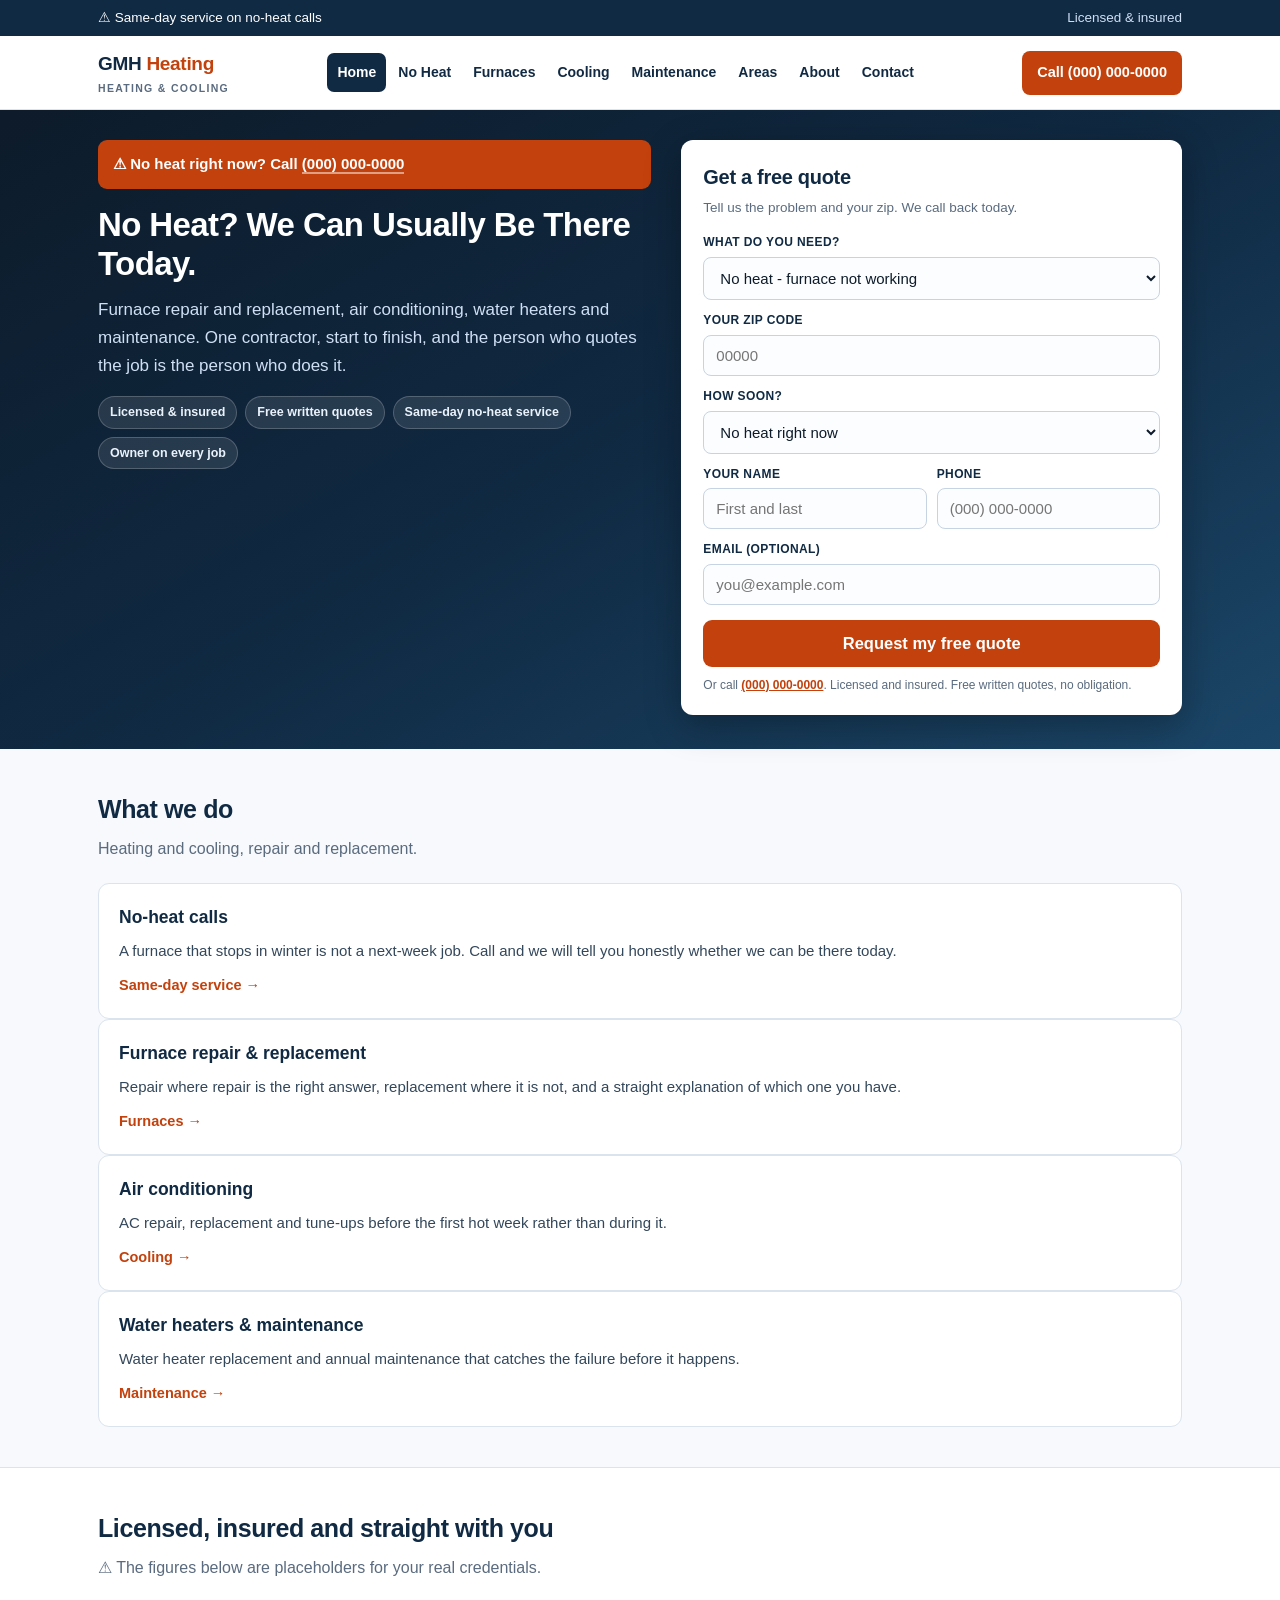
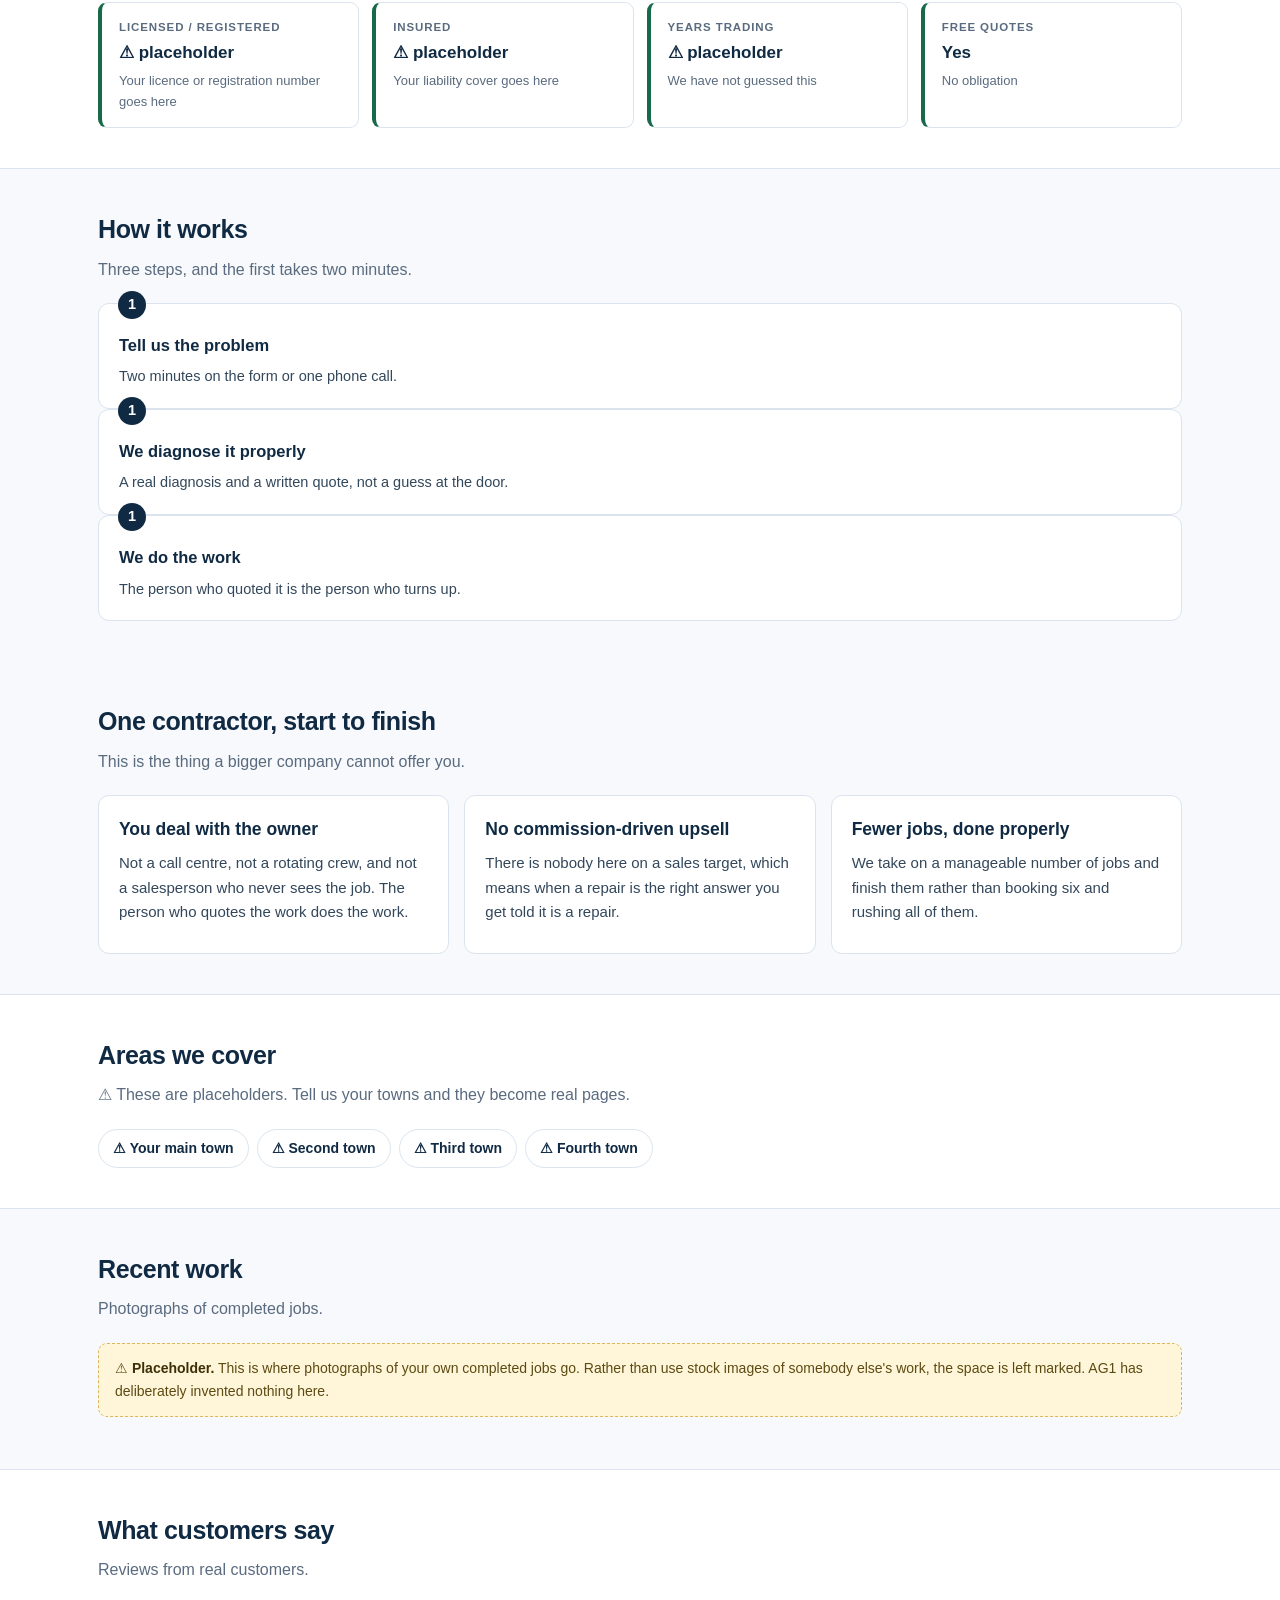
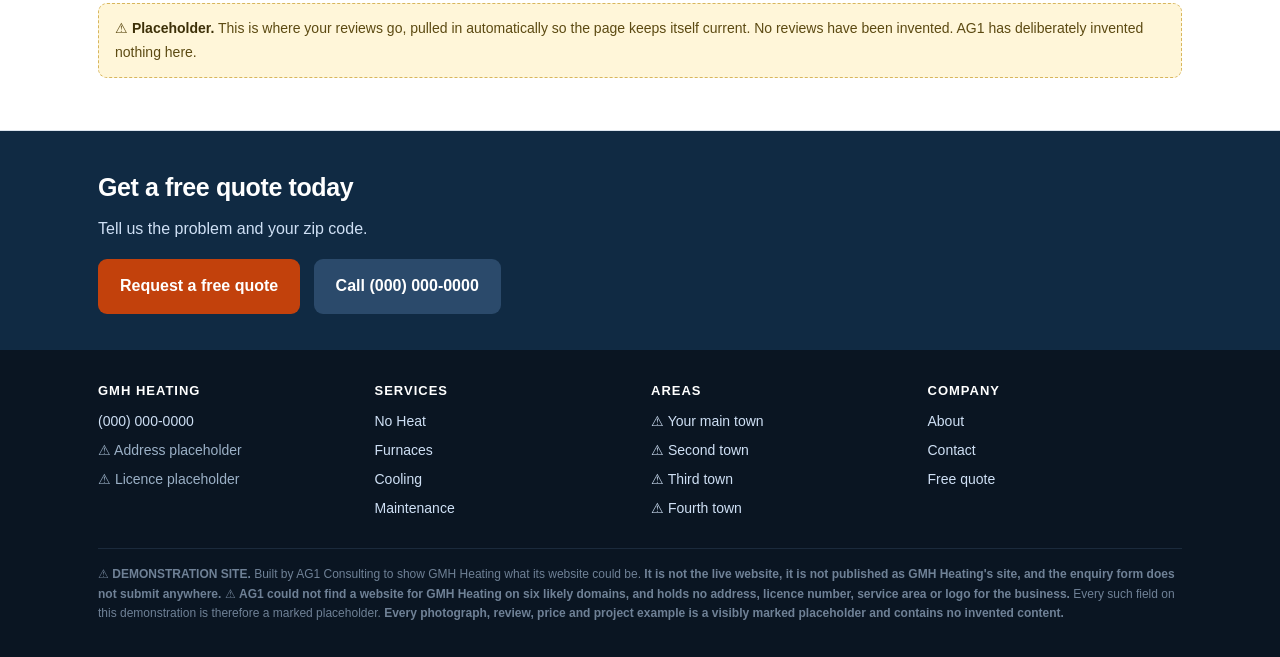
<file: index.html>
<!doctype html>
<html lang="en"><head><meta charset="utf-8">
<meta name="viewport" content="width=device-width,initial-scale=1">
<meta name="robots" content="noindex,nofollow">
<title>Heating &amp; Cooling Contractor | GMH Heating</title><meta name="description" content="Furnace repair, furnace and AC replacement, water heaters and maintenance. Same-day no-heat service. Free written quotes.">
<link rel="stylesheet" href="styles.css">
<script type="application/ld+json">{"@context":"https://schema.org","@type":"HVACBusiness","name":"GMH Heating"}</script></head><body>
<div class="top"><div class="wrap"><span>&#9888; Same-day service on no-heat calls</span><span class="em">Licensed &amp; insured</span></div></div>
<header><div class="wrap">
<a class="logo" href="index.html">GMH <span>Heating</span><small>Heating &amp; cooling</small></a>
<nav class="main"><a href="index.html" class="on">Home</a><a href="noheat.html">No Heat</a><a href="furnace.html">Furnaces</a><a href="cooling.html">Cooling</a><a href="maintenance.html">Maintenance</a><a href="areas.html">Areas</a><a href="about.html">About</a><a href="contact.html">Contact</a></nav>
<a class="callbtn" href="tel:+10000000000">Call (000) 000-0000</a></div></header>
<section class="hero"><div class="wrap"><div class="grid">
<div><div class="urgent">&#9888; No heat right now? Call <a href="tel:+10000000000">(000) 000-0000</a></div><h1>No Heat? We Can Usually Be There Today.</h1><p class="lede">Furnace repair and replacement, air conditioning, water heaters and maintenance. One contractor, start to finish, and the person who quotes the job is the person who does it.</p><div class="badges"><span>Licensed &amp; insured</span><span>Free written quotes</span><span>Same-day no-heat service</span><span>Owner on every job</span></div></div>
<div><form class="quote" method="post" action="#" novalidate>
<h2>Get a free quote</h2><div class="sub">Tell us the problem and your zip. We call back today.</div>
<label for="jt">What do you need?</label>
<select id="jt" name="job_type"><option>No heat - furnace not working</option><option>Furnace repair</option><option>Furnace replacement</option><option>Air conditioning repair</option><option>AC replacement</option><option>Water heater</option><option>Maintenance or tune-up</option><option>Something else</option></select>
<label for="zp">Your zip code</label>
<input id="zp" name="zip" placeholder="00000">
<label for="wh">How soon?</label>
<select id="wh" name="when"><option>No heat right now</option><option>Within a few days</option><option>Within a few weeks</option><option>Planning ahead / getting prices</option></select>
<div class="row"><div><label for="nm">Your name</label>
<input id="nm" name="name" placeholder="First and last"></div>
<div><label for="ph">Phone</label>
<input id="ph" name="phone" inputmode="tel" placeholder="(000) 000-0000"></div></div>
<label for="em">Email (optional)</label><input id="em" name="email" placeholder="you@example.com">
<button type="submit">Request my free quote</button>
<div class="fine">Or call <a href="tel:+10000000000"><b>(000) 000-0000</b></a>. Licensed and insured. Free written quotes, no obligation.</div></form></div></div></div></section>
<section><div class="wrap"><h2 class="sec">What we do</h2><p class="sub">Heating and cooling, repair and replacement.</p><div class="c"><h3>No-heat calls</h3><p>A furnace that stops in winter is not a next-week job. Call and we will tell you honestly whether we can be there today.</p><a href="noheat.html">Same-day service &rarr;</a></div><div class="c"><h3>Furnace repair &amp; replacement</h3><p>Repair where repair is the right answer, replacement where it is not, and a straight explanation of which one you have.</p><a href="furnace.html">Furnaces &rarr;</a></div><div class="c"><h3>Air conditioning</h3><p>AC repair, replacement and tune-ups before the first hot week rather than during it.</p><a href="cooling.html">Cooling &rarr;</a></div><div class="c"><h3>Water heaters &amp; maintenance</h3><p>Water heater replacement and annual maintenance that catches the failure before it happens.</p><a href="maintenance.html">Maintenance &rarr;</a></div></div></section><section class="alt"><div class="wrap"><h2 class="sec">Licensed, insured and straight with you</h2><p class="sub">&#9888; The figures below are placeholders for your real credentials.</p><div class="trust"><div class="tr"><div class="k">Licensed / registered</div><div class="v">&#9888; placeholder</div><div class="s">Your licence or registration number goes here</div></div><div class="tr"><div class="k">Insured</div><div class="v">&#9888; placeholder</div><div class="s">Your liability cover goes here</div></div><div class="tr"><div class="k">Years trading</div><div class="v">&#9888; placeholder</div><div class="s">We have not guessed this</div></div><div class="tr"><div class="k">Free quotes</div><div class="v">Yes</div><div class="s">No obligation</div></div></div></div></section><section><div class="wrap"><h2 class="sec">How it works</h2><p class="sub">Three steps, and the first takes two minutes.</p><div class="step"><h3>Tell us the problem</h3><p>Two minutes on the form or one phone call.</p></div><div class="step"><h3>We diagnose it properly</h3><p>A real diagnosis and a written quote, not a guess at the door.</p></div><div class="step"><h3>We do the work</h3><p>The person who quoted it is the person who turns up.</p></div></div></section><section><div class="wrap"><h2 class="sec">One contractor, start to finish</h2><p class="sub">This is the thing a bigger company cannot offer you.</p><div class="cards"><div class="c"><h3>You deal with the owner</h3><p>Not a call centre, not a rotating crew, and not a salesperson who never sees the job. The person who quotes the work does the work.</p></div><div class="c"><h3>No commission-driven upsell</h3><p>There is nobody here on a sales target, which means when a repair is the right answer you get told it is a repair.</p></div><div class="c"><h3>Fewer jobs, done properly</h3><p>We take on a manageable number of jobs and finish them rather than booking six and rushing all of them.</p></div></div></div></section><section class="alt"><div class="wrap"><h2 class="sec">Areas we cover</h2><p class="sub">&#9888; These are placeholders. Tell us your towns and they become real pages.</p><div class="areas"><a href="area-placeholder-1.html">&#9888; Your main town</a><a href="area-placeholder-2.html">&#9888; Second town</a><a href="area-placeholder-3.html">&#9888; Third town</a><a href="area-placeholder-4.html">&#9888; Fourth town</a></div></div></section><section><div class="wrap"><h2 class="sec">Recent work</h2><p class="sub">Photographs of completed jobs.</p><div class="ph">&#9888; <b>Placeholder.</b> This is where photographs of your own completed jobs go. Rather than use stock images of somebody else's work, the space is left marked. AG1 has deliberately invented nothing here.</div></div></section><section class="alt"><div class="wrap"><h2 class="sec">What customers say</h2><p class="sub">Reviews from real customers.</p><div class="ph">&#9888; <b>Placeholder.</b> This is where your reviews go, pulled in automatically so the page keeps itself current. No reviews have been invented. AG1 has deliberately invented nothing here.</div></div></section>
<section class="cta"><div class="wrap"><h2>Get a free quote today</h2><p>Tell us the problem and your zip code.</p>
<a class="b" href="quote.html">Request a free quote</a> &nbsp;
<a class="b" style="background:#2b4a6b" href="tel:+10000000000">Call (000) 000-0000</a></div></section>
<footer><div class="wrap"><div class="g">
<div><h4>GMH Heating</h4><ul><li><a href="tel:+10000000000">(000) 000-0000</a></li>
<li>&#9888; Address placeholder</li><li>&#9888; Licence placeholder</li></ul></div>
<div><h4>Services</h4><ul><li><a href="noheat.html">No Heat</a></li><li><a href="furnace.html">Furnaces</a></li><li><a href="cooling.html">Cooling</a></li><li><a href="maintenance.html">Maintenance</a></li></ul></div>
<div><h4>Areas</h4><ul><li><a href="area-placeholder-1.html">&#9888; Your main town</a></li><li><a href="area-placeholder-2.html">&#9888; Second town</a></li><li><a href="area-placeholder-3.html">&#9888; Third town</a></li><li><a href="area-placeholder-4.html">&#9888; Fourth town</a></li></ul></div>
<div><h4>Company</h4><ul><li><a href="about.html">About</a></li>
<li><a href="contact.html">Contact</a></li><li><a href="quote.html">Free quote</a></li></ul></div>
</div><div class="legal">&#9888; <b>DEMONSTRATION SITE.</b> Built by AG1 Consulting to show
GMH Heating what its website could be. <b>It is not the live website, it is not published as
GMH Heating's site, and the enquiry form does not submit anywhere.</b> &#9888; <b>AG1 could not find a website for GMH Heating on six likely domains, and holds no address, licence number, service area or logo for the business.</b> Every such field on this demonstration is therefore a marked placeholder.
<b>Every photograph, review, price and project example is a visibly marked placeholder and
contains no invented content.</b></div></div></footer></body></html>
</file>
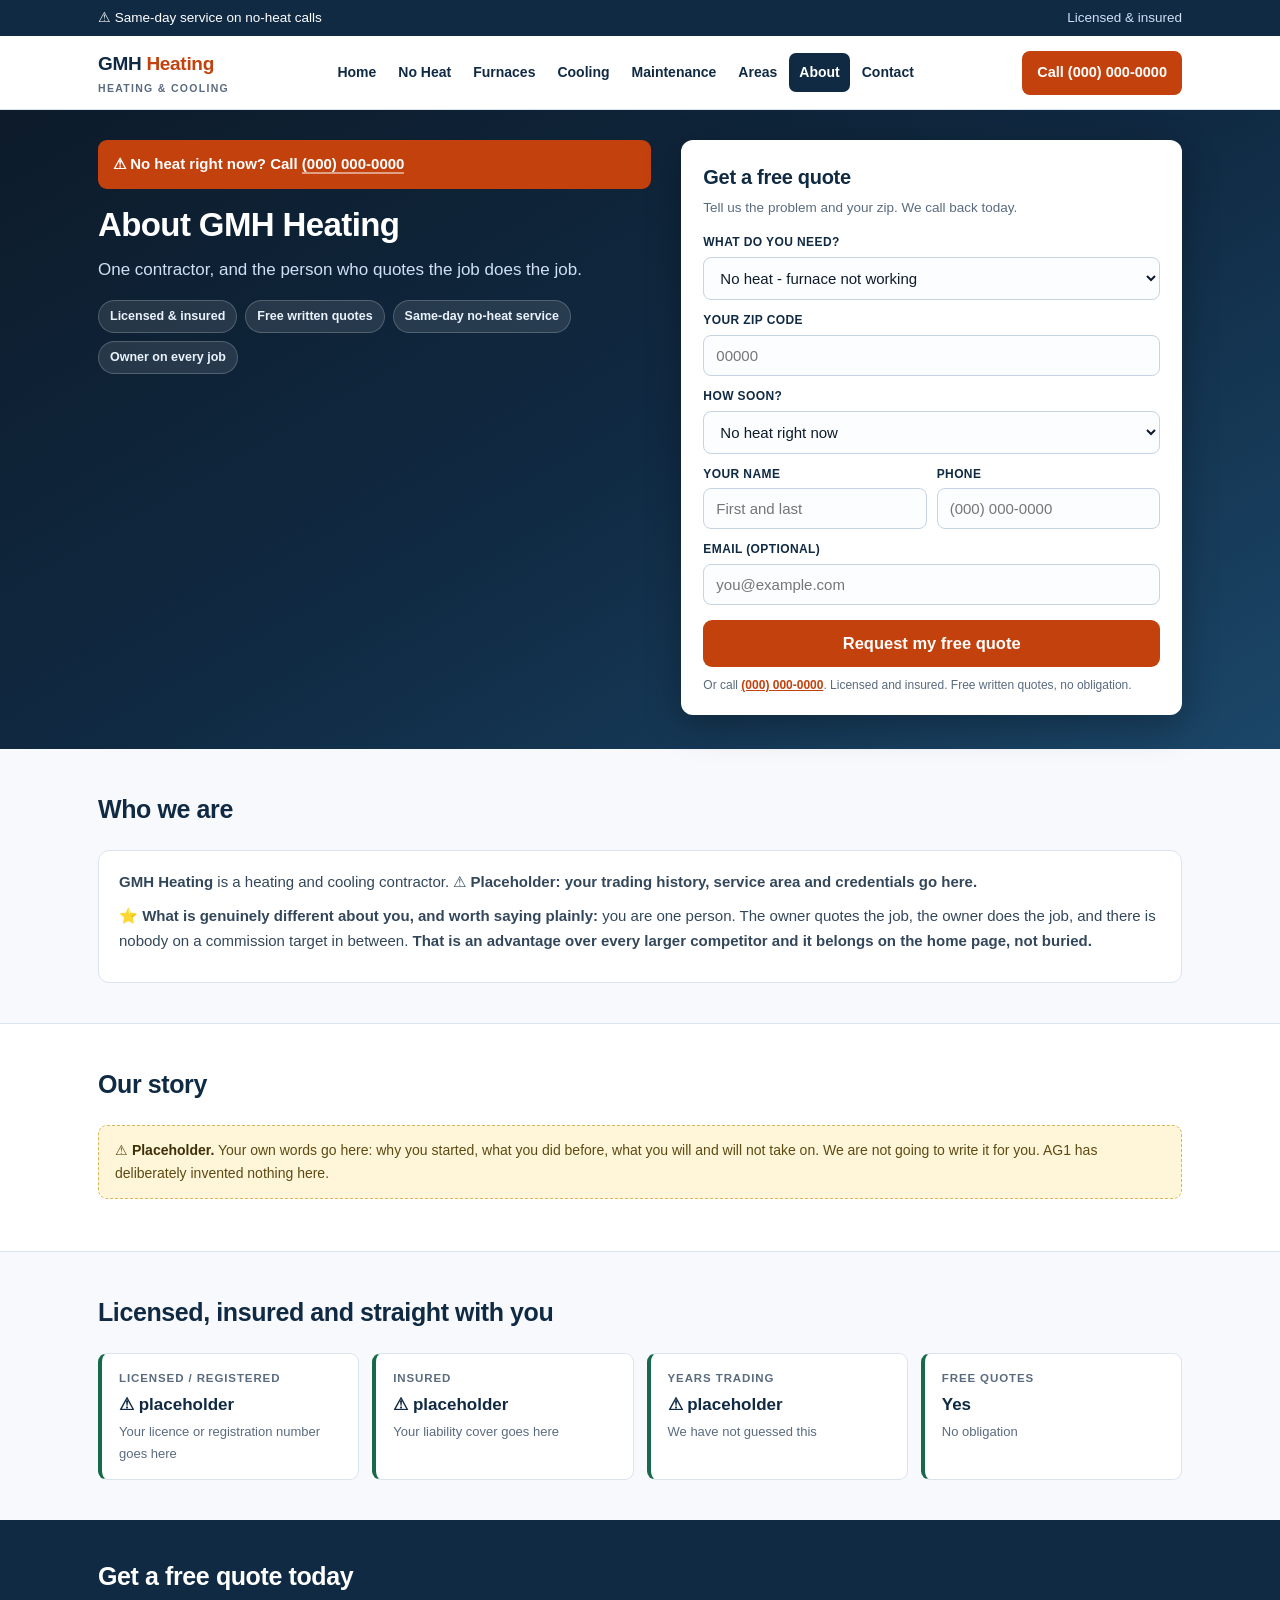
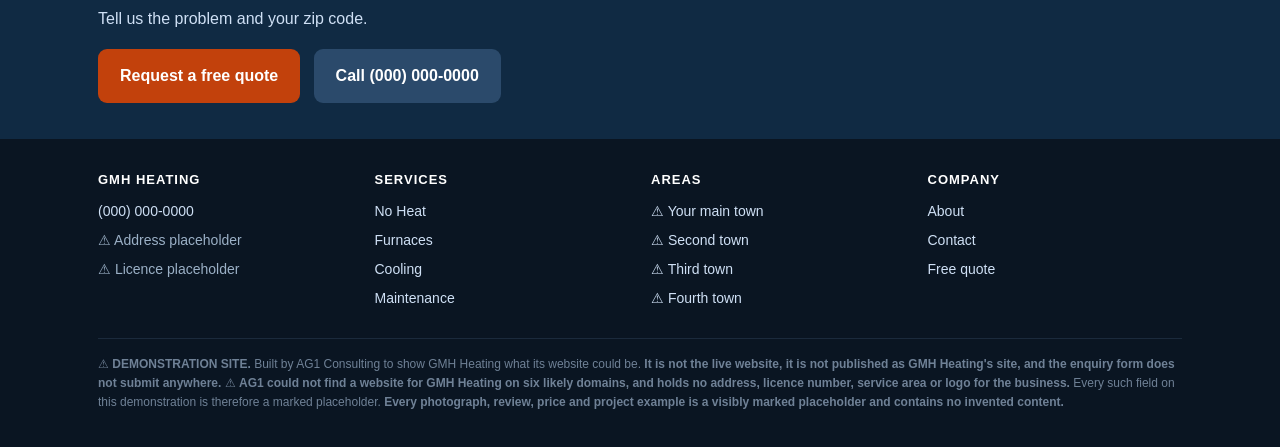
<file: about.html>
<!doctype html>
<html lang="en"><head><meta charset="utf-8">
<meta name="viewport" content="width=device-width,initial-scale=1">
<meta name="robots" content="noindex,nofollow">
<title>About GMH Heating</title><meta name="description" content="Furnace repair, furnace and AC replacement, water heaters and maintenance. Same-day no-heat service. Free written quotes.">
<link rel="stylesheet" href="styles.css">
<script type="application/ld+json">{"@context":"https://schema.org","@type":"HVACBusiness","name":"GMH Heating"}</script></head><body>
<div class="top"><div class="wrap"><span>&#9888; Same-day service on no-heat calls</span><span class="em">Licensed &amp; insured</span></div></div>
<header><div class="wrap">
<a class="logo" href="index.html">GMH <span>Heating</span><small>Heating &amp; cooling</small></a>
<nav class="main"><a href="index.html">Home</a><a href="noheat.html">No Heat</a><a href="furnace.html">Furnaces</a><a href="cooling.html">Cooling</a><a href="maintenance.html">Maintenance</a><a href="areas.html">Areas</a><a href="about.html" class="on">About</a><a href="contact.html">Contact</a></nav>
<a class="callbtn" href="tel:+10000000000">Call (000) 000-0000</a></div></header>
<section class="hero"><div class="wrap"><div class="grid">
<div><div class="urgent">&#9888; No heat right now? Call <a href="tel:+10000000000">(000) 000-0000</a></div><h1>About GMH Heating</h1><p class="lede">One contractor, and the person who quotes the job does the job.</p><div class="badges"><span>Licensed &amp; insured</span><span>Free written quotes</span><span>Same-day no-heat service</span><span>Owner on every job</span></div></div>
<div><form class="quote" method="post" action="#" novalidate>
<h2>Get a free quote</h2><div class="sub">Tell us the problem and your zip. We call back today.</div>
<label for="jt">What do you need?</label>
<select id="jt" name="job_type"><option>No heat - furnace not working</option><option>Furnace repair</option><option>Furnace replacement</option><option>Air conditioning repair</option><option>AC replacement</option><option>Water heater</option><option>Maintenance or tune-up</option><option>Something else</option></select>
<label for="zp">Your zip code</label>
<input id="zp" name="zip" placeholder="00000">
<label for="wh">How soon?</label>
<select id="wh" name="when"><option>No heat right now</option><option>Within a few days</option><option>Within a few weeks</option><option>Planning ahead / getting prices</option></select>
<div class="row"><div><label for="nm">Your name</label>
<input id="nm" name="name" placeholder="First and last"></div>
<div><label for="ph">Phone</label>
<input id="ph" name="phone" inputmode="tel" placeholder="(000) 000-0000"></div></div>
<label for="em">Email (optional)</label><input id="em" name="email" placeholder="you@example.com">
<button type="submit">Request my free quote</button>
<div class="fine">Or call <a href="tel:+10000000000"><b>(000) 000-0000</b></a>. Licensed and insured. Free written quotes, no obligation.</div></form></div></div></div></section>
<section><div class="wrap"><h2 class="sec">Who we are</h2><p class="sub"></p><div class="c"><p><b>GMH Heating</b> is a heating and cooling contractor. &#9888; <b>Placeholder: your trading history, service area and credentials go here.</b></p><p>&#11088; <b>What is genuinely different about you, and worth saying plainly:</b> you are one person. The owner quotes the job, the owner does the job, and there is nobody on a commission target in between. <b>That is an advantage over every larger competitor and it belongs on the home page, not buried.</b></p></div></div></section><section class="alt"><div class="wrap"><h2 class="sec">Our story</h2><p class="sub"></p><div class="ph">&#9888; <b>Placeholder.</b> Your own words go here: why you started, what you did before, what you will and will not take on. We are not going to write it for you. AG1 has deliberately invented nothing here.</div></div></section><section><div class="wrap"><h2 class="sec">Licensed, insured and straight with you</h2><p class="sub"></p><div class="trust"><div class="tr"><div class="k">Licensed / registered</div><div class="v">&#9888; placeholder</div><div class="s">Your licence or registration number goes here</div></div><div class="tr"><div class="k">Insured</div><div class="v">&#9888; placeholder</div><div class="s">Your liability cover goes here</div></div><div class="tr"><div class="k">Years trading</div><div class="v">&#9888; placeholder</div><div class="s">We have not guessed this</div></div><div class="tr"><div class="k">Free quotes</div><div class="v">Yes</div><div class="s">No obligation</div></div></div></div></section>
<section class="cta"><div class="wrap"><h2>Get a free quote today</h2><p>Tell us the problem and your zip code.</p>
<a class="b" href="quote.html">Request a free quote</a> &nbsp;
<a class="b" style="background:#2b4a6b" href="tel:+10000000000">Call (000) 000-0000</a></div></section>
<footer><div class="wrap"><div class="g">
<div><h4>GMH Heating</h4><ul><li><a href="tel:+10000000000">(000) 000-0000</a></li>
<li>&#9888; Address placeholder</li><li>&#9888; Licence placeholder</li></ul></div>
<div><h4>Services</h4><ul><li><a href="noheat.html">No Heat</a></li><li><a href="furnace.html">Furnaces</a></li><li><a href="cooling.html">Cooling</a></li><li><a href="maintenance.html">Maintenance</a></li></ul></div>
<div><h4>Areas</h4><ul><li><a href="area-placeholder-1.html">&#9888; Your main town</a></li><li><a href="area-placeholder-2.html">&#9888; Second town</a></li><li><a href="area-placeholder-3.html">&#9888; Third town</a></li><li><a href="area-placeholder-4.html">&#9888; Fourth town</a></li></ul></div>
<div><h4>Company</h4><ul><li><a href="about.html">About</a></li>
<li><a href="contact.html">Contact</a></li><li><a href="quote.html">Free quote</a></li></ul></div>
</div><div class="legal">&#9888; <b>DEMONSTRATION SITE.</b> Built by AG1 Consulting to show
GMH Heating what its website could be. <b>It is not the live website, it is not published as
GMH Heating's site, and the enquiry form does not submit anywhere.</b> &#9888; <b>AG1 could not find a website for GMH Heating on six likely domains, and holds no address, licence number, service area or logo for the business.</b> Every such field on this demonstration is therefore a marked placeholder.
<b>Every photograph, review, price and project example is a visibly marked placeholder and
contains no invented content.</b></div></div></footer></body></html>
</file>
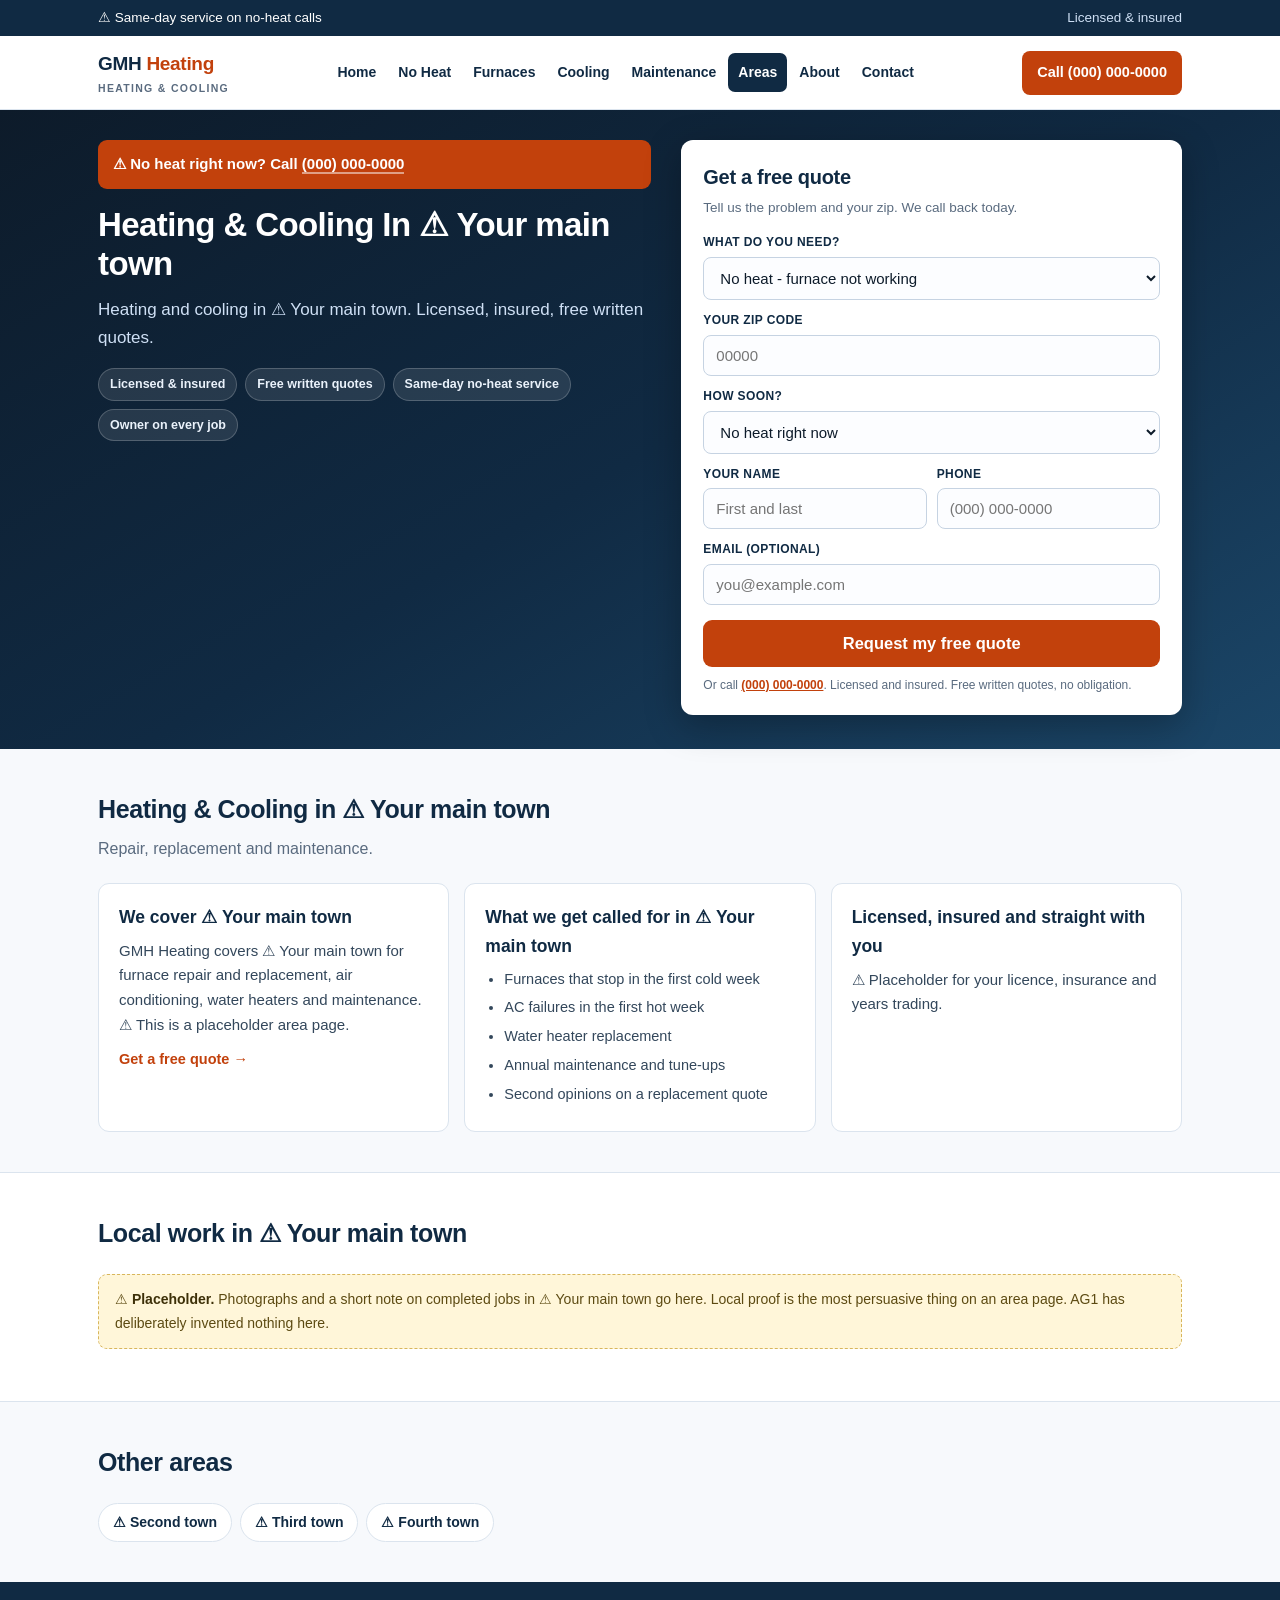
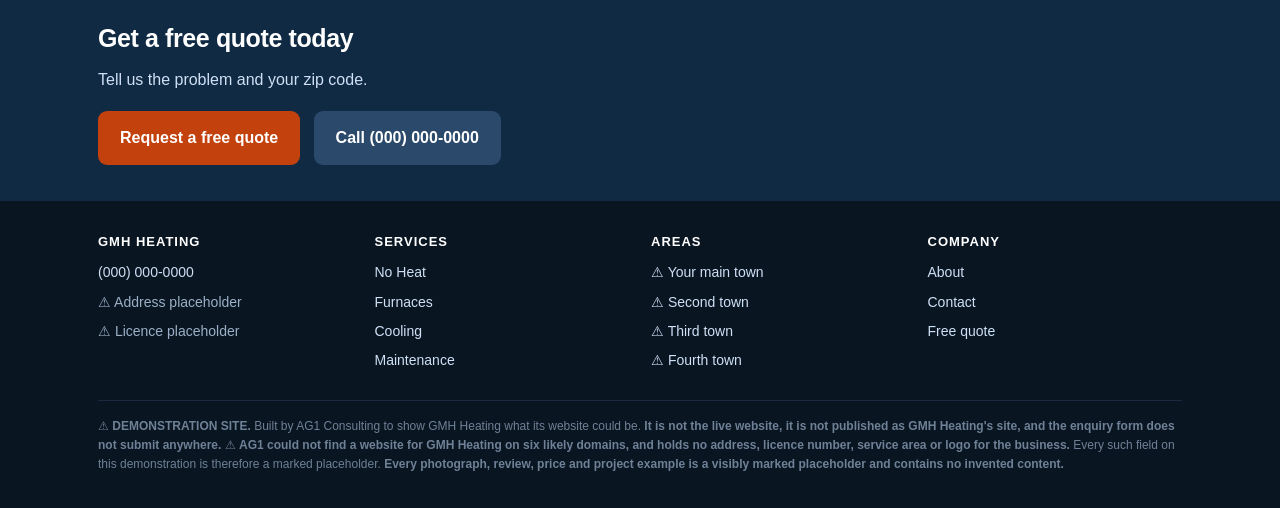
<file: area-placeholder-1.html>
<!doctype html>
<html lang="en"><head><meta charset="utf-8">
<meta name="viewport" content="width=device-width,initial-scale=1">
<meta name="robots" content="noindex,nofollow">
<title>Heating &amp; Cooling in &#9888; Your main town | GMH Heating</title><meta name="description" content="Heating &amp; Cooling in &#9888; Your main town. Furnace repair, furnace and AC replacement, water heaters and maintenance. Same-day no-hea">
<link rel="stylesheet" href="styles.css">
<script type="application/ld+json">{"@context":"https://schema.org","@type":"HVACBusiness","name":"GMH Heating"}</script></head><body>
<div class="top"><div class="wrap"><span>&#9888; Same-day service on no-heat calls</span><span class="em">Licensed &amp; insured</span></div></div>
<header><div class="wrap">
<a class="logo" href="index.html">GMH <span>Heating</span><small>Heating &amp; cooling</small></a>
<nav class="main"><a href="index.html">Home</a><a href="noheat.html">No Heat</a><a href="furnace.html">Furnaces</a><a href="cooling.html">Cooling</a><a href="maintenance.html">Maintenance</a><a href="areas.html" class="on">Areas</a><a href="about.html">About</a><a href="contact.html">Contact</a></nav>
<a class="callbtn" href="tel:+10000000000">Call (000) 000-0000</a></div></header>
<section class="hero"><div class="wrap"><div class="grid">
<div><div class="urgent">&#9888; No heat right now? Call <a href="tel:+10000000000">(000) 000-0000</a></div><h1>Heating &amp; Cooling In &#9888; Your main town</h1><p class="lede">Heating and cooling in &#9888; Your main town. Licensed, insured, free written quotes.</p><div class="badges"><span>Licensed &amp; insured</span><span>Free written quotes</span><span>Same-day no-heat service</span><span>Owner on every job</span></div></div>
<div><form class="quote" method="post" action="#" novalidate>
<h2>Get a free quote</h2><div class="sub">Tell us the problem and your zip. We call back today.</div>
<label for="jt">What do you need?</label>
<select id="jt" name="job_type"><option>No heat - furnace not working</option><option>Furnace repair</option><option>Furnace replacement</option><option>Air conditioning repair</option><option>AC replacement</option><option>Water heater</option><option>Maintenance or tune-up</option><option>Something else</option></select>
<label for="zp">Your zip code</label>
<input id="zp" name="zip" placeholder="00000">
<label for="wh">How soon?</label>
<select id="wh" name="when"><option>No heat right now</option><option>Within a few days</option><option>Within a few weeks</option><option>Planning ahead / getting prices</option></select>
<div class="row"><div><label for="nm">Your name</label>
<input id="nm" name="name" placeholder="First and last"></div>
<div><label for="ph">Phone</label>
<input id="ph" name="phone" inputmode="tel" placeholder="(000) 000-0000"></div></div>
<label for="em">Email (optional)</label><input id="em" name="email" placeholder="you@example.com">
<button type="submit">Request my free quote</button>
<div class="fine">Or call <a href="tel:+10000000000"><b>(000) 000-0000</b></a>. Licensed and insured. Free written quotes, no obligation.</div></form></div></div></div></section>
<section><div class="wrap"><h2 class="sec">Heating &amp; Cooling in &#9888; Your main town</h2><p class="sub">Repair, replacement and maintenance.</p><div class="cards"><div class="c"><h3>We cover &#9888; Your main town</h3><p>GMH Heating covers &#9888; Your main town for furnace repair and replacement, air conditioning, water heaters and maintenance. &#9888; This is a placeholder area page.</p><p><a href="quote.html">Get a free quote &rarr;</a></p></div><div class="c"><h3>What we get called for in &#9888; Your main town</h3><ul><li>Furnaces that stop in the first cold week</li><li>AC failures in the first hot week</li><li>Water heater replacement</li><li>Annual maintenance and tune-ups</li><li>Second opinions on a replacement quote</li></ul></div><div class="c"><h3>Licensed, insured and straight with you</h3><p>&#9888; Placeholder for your licence, insurance and years trading.</p></div></div></div></section><section class="alt"><div class="wrap"><h2 class="sec">Local work in &#9888; Your main town</h2><p class="sub"></p><div class="ph">&#9888; <b>Placeholder.</b> Photographs and a short note on completed jobs in &#9888; Your main town go here. Local proof is the most persuasive thing on an area page. AG1 has deliberately invented nothing here.</div></div></section><section><div class="wrap"><h2 class="sec">Other areas</h2><p class="sub"></p><div class="areas"><a href="area-placeholder-2.html">&#9888; Second town</a><a href="area-placeholder-3.html">&#9888; Third town</a><a href="area-placeholder-4.html">&#9888; Fourth town</a></div></div></section>
<section class="cta"><div class="wrap"><h2>Get a free quote today</h2><p>Tell us the problem and your zip code.</p>
<a class="b" href="quote.html">Request a free quote</a> &nbsp;
<a class="b" style="background:#2b4a6b" href="tel:+10000000000">Call (000) 000-0000</a></div></section>
<footer><div class="wrap"><div class="g">
<div><h4>GMH Heating</h4><ul><li><a href="tel:+10000000000">(000) 000-0000</a></li>
<li>&#9888; Address placeholder</li><li>&#9888; Licence placeholder</li></ul></div>
<div><h4>Services</h4><ul><li><a href="noheat.html">No Heat</a></li><li><a href="furnace.html">Furnaces</a></li><li><a href="cooling.html">Cooling</a></li><li><a href="maintenance.html">Maintenance</a></li></ul></div>
<div><h4>Areas</h4><ul><li><a href="area-placeholder-1.html">&#9888; Your main town</a></li><li><a href="area-placeholder-2.html">&#9888; Second town</a></li><li><a href="area-placeholder-3.html">&#9888; Third town</a></li><li><a href="area-placeholder-4.html">&#9888; Fourth town</a></li></ul></div>
<div><h4>Company</h4><ul><li><a href="about.html">About</a></li>
<li><a href="contact.html">Contact</a></li><li><a href="quote.html">Free quote</a></li></ul></div>
</div><div class="legal">&#9888; <b>DEMONSTRATION SITE.</b> Built by AG1 Consulting to show
GMH Heating what its website could be. <b>It is not the live website, it is not published as
GMH Heating's site, and the enquiry form does not submit anywhere.</b> &#9888; <b>AG1 could not find a website for GMH Heating on six likely domains, and holds no address, licence number, service area or logo for the business.</b> Every such field on this demonstration is therefore a marked placeholder.
<b>Every photograph, review, price and project example is a visibly marked placeholder and
contains no invented content.</b></div></div></footer></body></html>
</file>
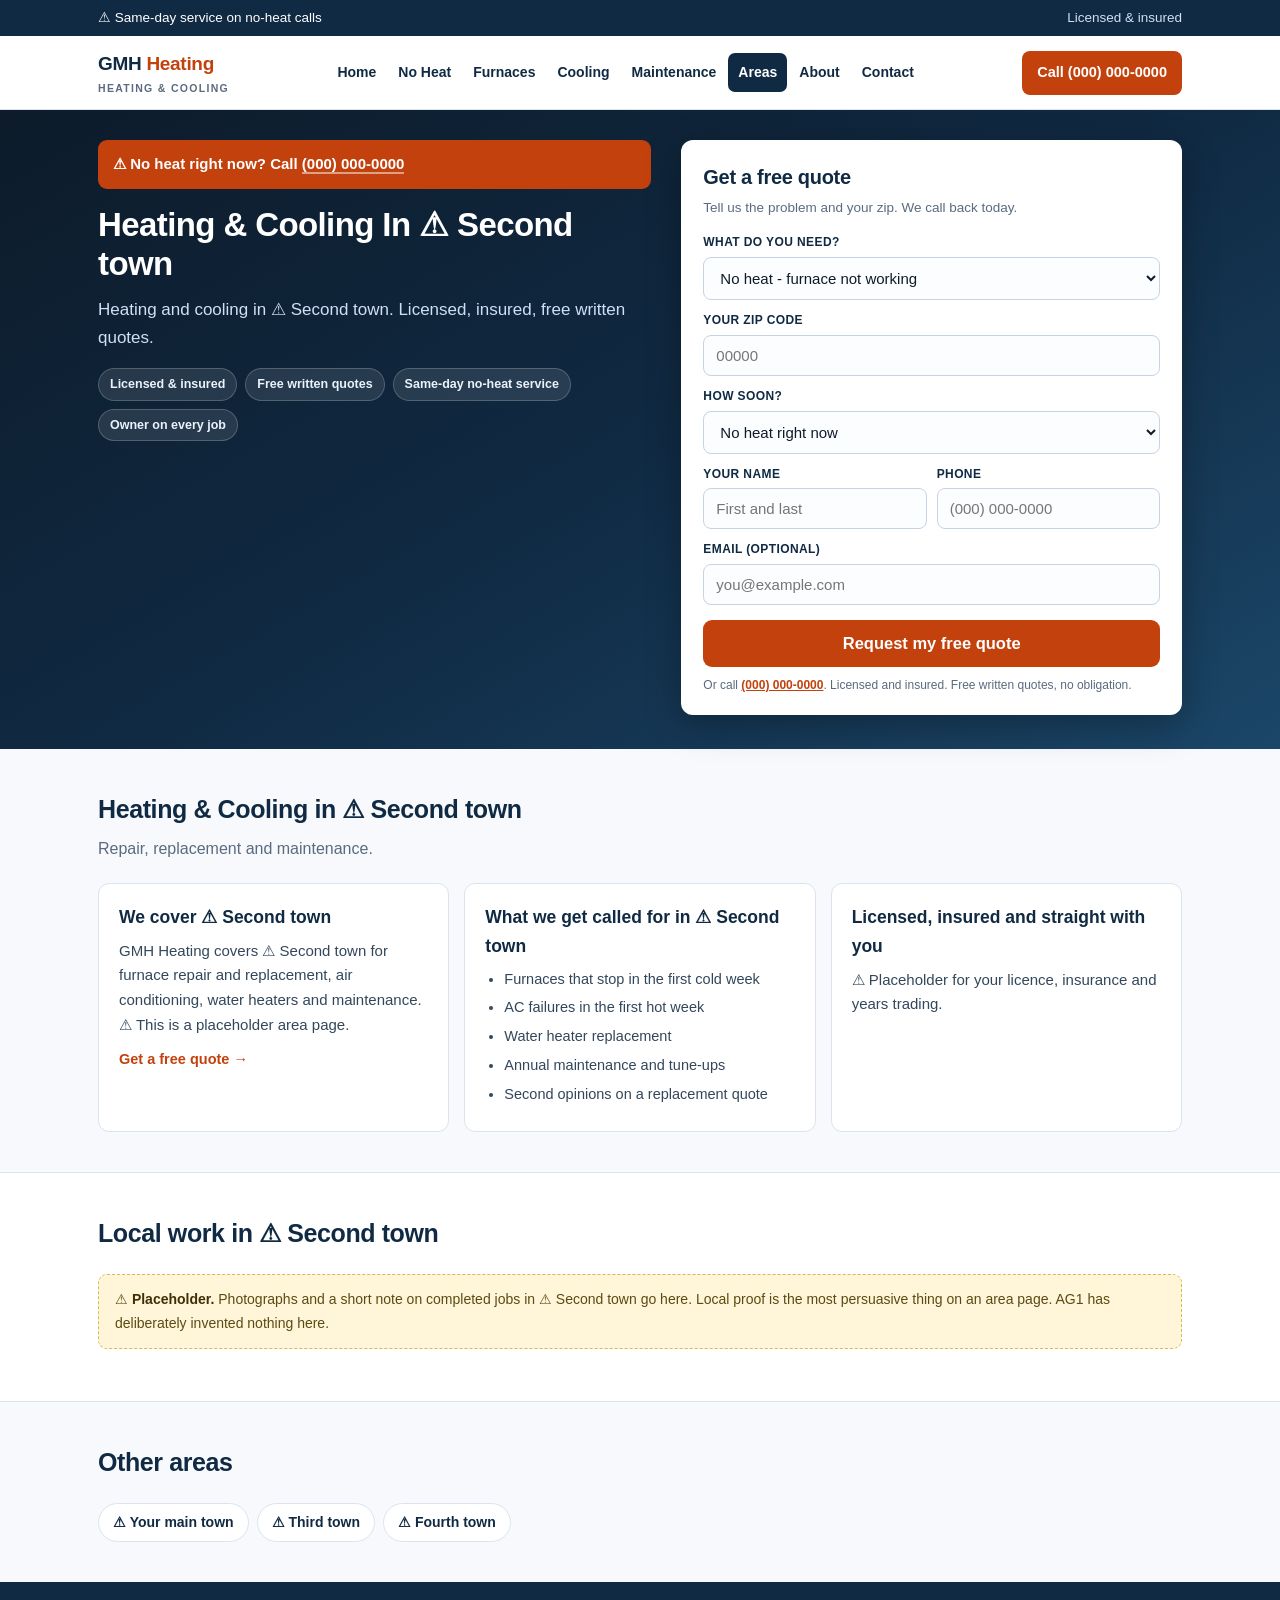
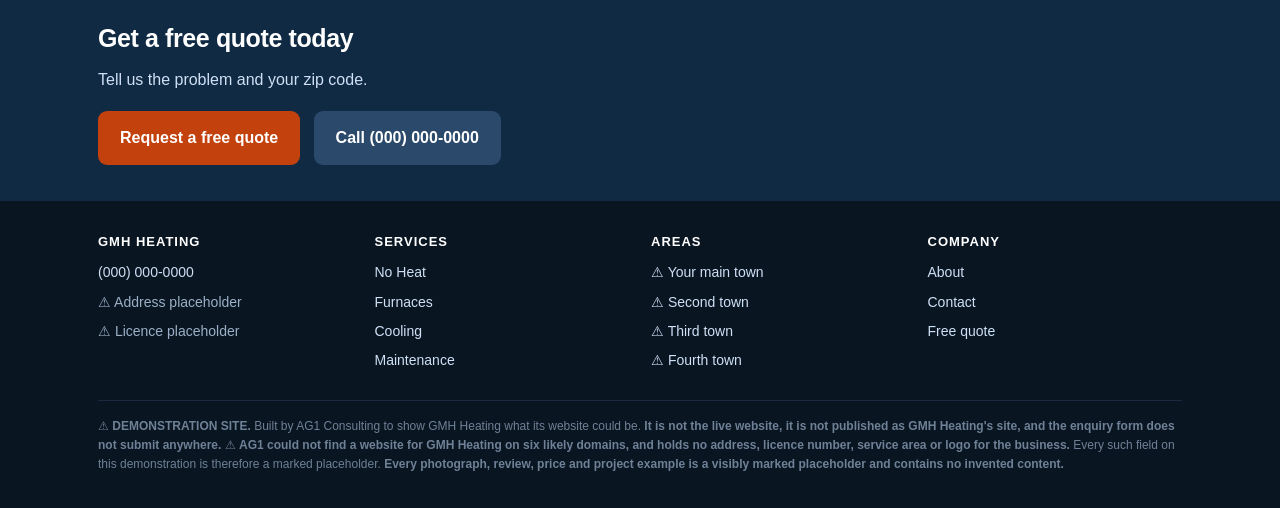
<file: area-placeholder-2.html>
<!doctype html>
<html lang="en"><head><meta charset="utf-8">
<meta name="viewport" content="width=device-width,initial-scale=1">
<meta name="robots" content="noindex,nofollow">
<title>Heating &amp; Cooling in &#9888; Second town | GMH Heating</title><meta name="description" content="Heating &amp; Cooling in &#9888; Second town. Furnace repair, furnace and AC replacement, water heaters and maintenance. Same-day no-hea">
<link rel="stylesheet" href="styles.css">
<script type="application/ld+json">{"@context":"https://schema.org","@type":"HVACBusiness","name":"GMH Heating"}</script></head><body>
<div class="top"><div class="wrap"><span>&#9888; Same-day service on no-heat calls</span><span class="em">Licensed &amp; insured</span></div></div>
<header><div class="wrap">
<a class="logo" href="index.html">GMH <span>Heating</span><small>Heating &amp; cooling</small></a>
<nav class="main"><a href="index.html">Home</a><a href="noheat.html">No Heat</a><a href="furnace.html">Furnaces</a><a href="cooling.html">Cooling</a><a href="maintenance.html">Maintenance</a><a href="areas.html" class="on">Areas</a><a href="about.html">About</a><a href="contact.html">Contact</a></nav>
<a class="callbtn" href="tel:+10000000000">Call (000) 000-0000</a></div></header>
<section class="hero"><div class="wrap"><div class="grid">
<div><div class="urgent">&#9888; No heat right now? Call <a href="tel:+10000000000">(000) 000-0000</a></div><h1>Heating &amp; Cooling In &#9888; Second town</h1><p class="lede">Heating and cooling in &#9888; Second town. Licensed, insured, free written quotes.</p><div class="badges"><span>Licensed &amp; insured</span><span>Free written quotes</span><span>Same-day no-heat service</span><span>Owner on every job</span></div></div>
<div><form class="quote" method="post" action="#" novalidate>
<h2>Get a free quote</h2><div class="sub">Tell us the problem and your zip. We call back today.</div>
<label for="jt">What do you need?</label>
<select id="jt" name="job_type"><option>No heat - furnace not working</option><option>Furnace repair</option><option>Furnace replacement</option><option>Air conditioning repair</option><option>AC replacement</option><option>Water heater</option><option>Maintenance or tune-up</option><option>Something else</option></select>
<label for="zp">Your zip code</label>
<input id="zp" name="zip" placeholder="00000">
<label for="wh">How soon?</label>
<select id="wh" name="when"><option>No heat right now</option><option>Within a few days</option><option>Within a few weeks</option><option>Planning ahead / getting prices</option></select>
<div class="row"><div><label for="nm">Your name</label>
<input id="nm" name="name" placeholder="First and last"></div>
<div><label for="ph">Phone</label>
<input id="ph" name="phone" inputmode="tel" placeholder="(000) 000-0000"></div></div>
<label for="em">Email (optional)</label><input id="em" name="email" placeholder="you@example.com">
<button type="submit">Request my free quote</button>
<div class="fine">Or call <a href="tel:+10000000000"><b>(000) 000-0000</b></a>. Licensed and insured. Free written quotes, no obligation.</div></form></div></div></div></section>
<section><div class="wrap"><h2 class="sec">Heating &amp; Cooling in &#9888; Second town</h2><p class="sub">Repair, replacement and maintenance.</p><div class="cards"><div class="c"><h3>We cover &#9888; Second town</h3><p>GMH Heating covers &#9888; Second town for furnace repair and replacement, air conditioning, water heaters and maintenance. &#9888; This is a placeholder area page.</p><p><a href="quote.html">Get a free quote &rarr;</a></p></div><div class="c"><h3>What we get called for in &#9888; Second town</h3><ul><li>Furnaces that stop in the first cold week</li><li>AC failures in the first hot week</li><li>Water heater replacement</li><li>Annual maintenance and tune-ups</li><li>Second opinions on a replacement quote</li></ul></div><div class="c"><h3>Licensed, insured and straight with you</h3><p>&#9888; Placeholder for your licence, insurance and years trading.</p></div></div></div></section><section class="alt"><div class="wrap"><h2 class="sec">Local work in &#9888; Second town</h2><p class="sub"></p><div class="ph">&#9888; <b>Placeholder.</b> Photographs and a short note on completed jobs in &#9888; Second town go here. Local proof is the most persuasive thing on an area page. AG1 has deliberately invented nothing here.</div></div></section><section><div class="wrap"><h2 class="sec">Other areas</h2><p class="sub"></p><div class="areas"><a href="area-placeholder-1.html">&#9888; Your main town</a><a href="area-placeholder-3.html">&#9888; Third town</a><a href="area-placeholder-4.html">&#9888; Fourth town</a></div></div></section>
<section class="cta"><div class="wrap"><h2>Get a free quote today</h2><p>Tell us the problem and your zip code.</p>
<a class="b" href="quote.html">Request a free quote</a> &nbsp;
<a class="b" style="background:#2b4a6b" href="tel:+10000000000">Call (000) 000-0000</a></div></section>
<footer><div class="wrap"><div class="g">
<div><h4>GMH Heating</h4><ul><li><a href="tel:+10000000000">(000) 000-0000</a></li>
<li>&#9888; Address placeholder</li><li>&#9888; Licence placeholder</li></ul></div>
<div><h4>Services</h4><ul><li><a href="noheat.html">No Heat</a></li><li><a href="furnace.html">Furnaces</a></li><li><a href="cooling.html">Cooling</a></li><li><a href="maintenance.html">Maintenance</a></li></ul></div>
<div><h4>Areas</h4><ul><li><a href="area-placeholder-1.html">&#9888; Your main town</a></li><li><a href="area-placeholder-2.html">&#9888; Second town</a></li><li><a href="area-placeholder-3.html">&#9888; Third town</a></li><li><a href="area-placeholder-4.html">&#9888; Fourth town</a></li></ul></div>
<div><h4>Company</h4><ul><li><a href="about.html">About</a></li>
<li><a href="contact.html">Contact</a></li><li><a href="quote.html">Free quote</a></li></ul></div>
</div><div class="legal">&#9888; <b>DEMONSTRATION SITE.</b> Built by AG1 Consulting to show
GMH Heating what its website could be. <b>It is not the live website, it is not published as
GMH Heating's site, and the enquiry form does not submit anywhere.</b> &#9888; <b>AG1 could not find a website for GMH Heating on six likely domains, and holds no address, licence number, service area or logo for the business.</b> Every such field on this demonstration is therefore a marked placeholder.
<b>Every photograph, review, price and project example is a visibly marked placeholder and
contains no invented content.</b></div></div></footer></body></html>
</file>
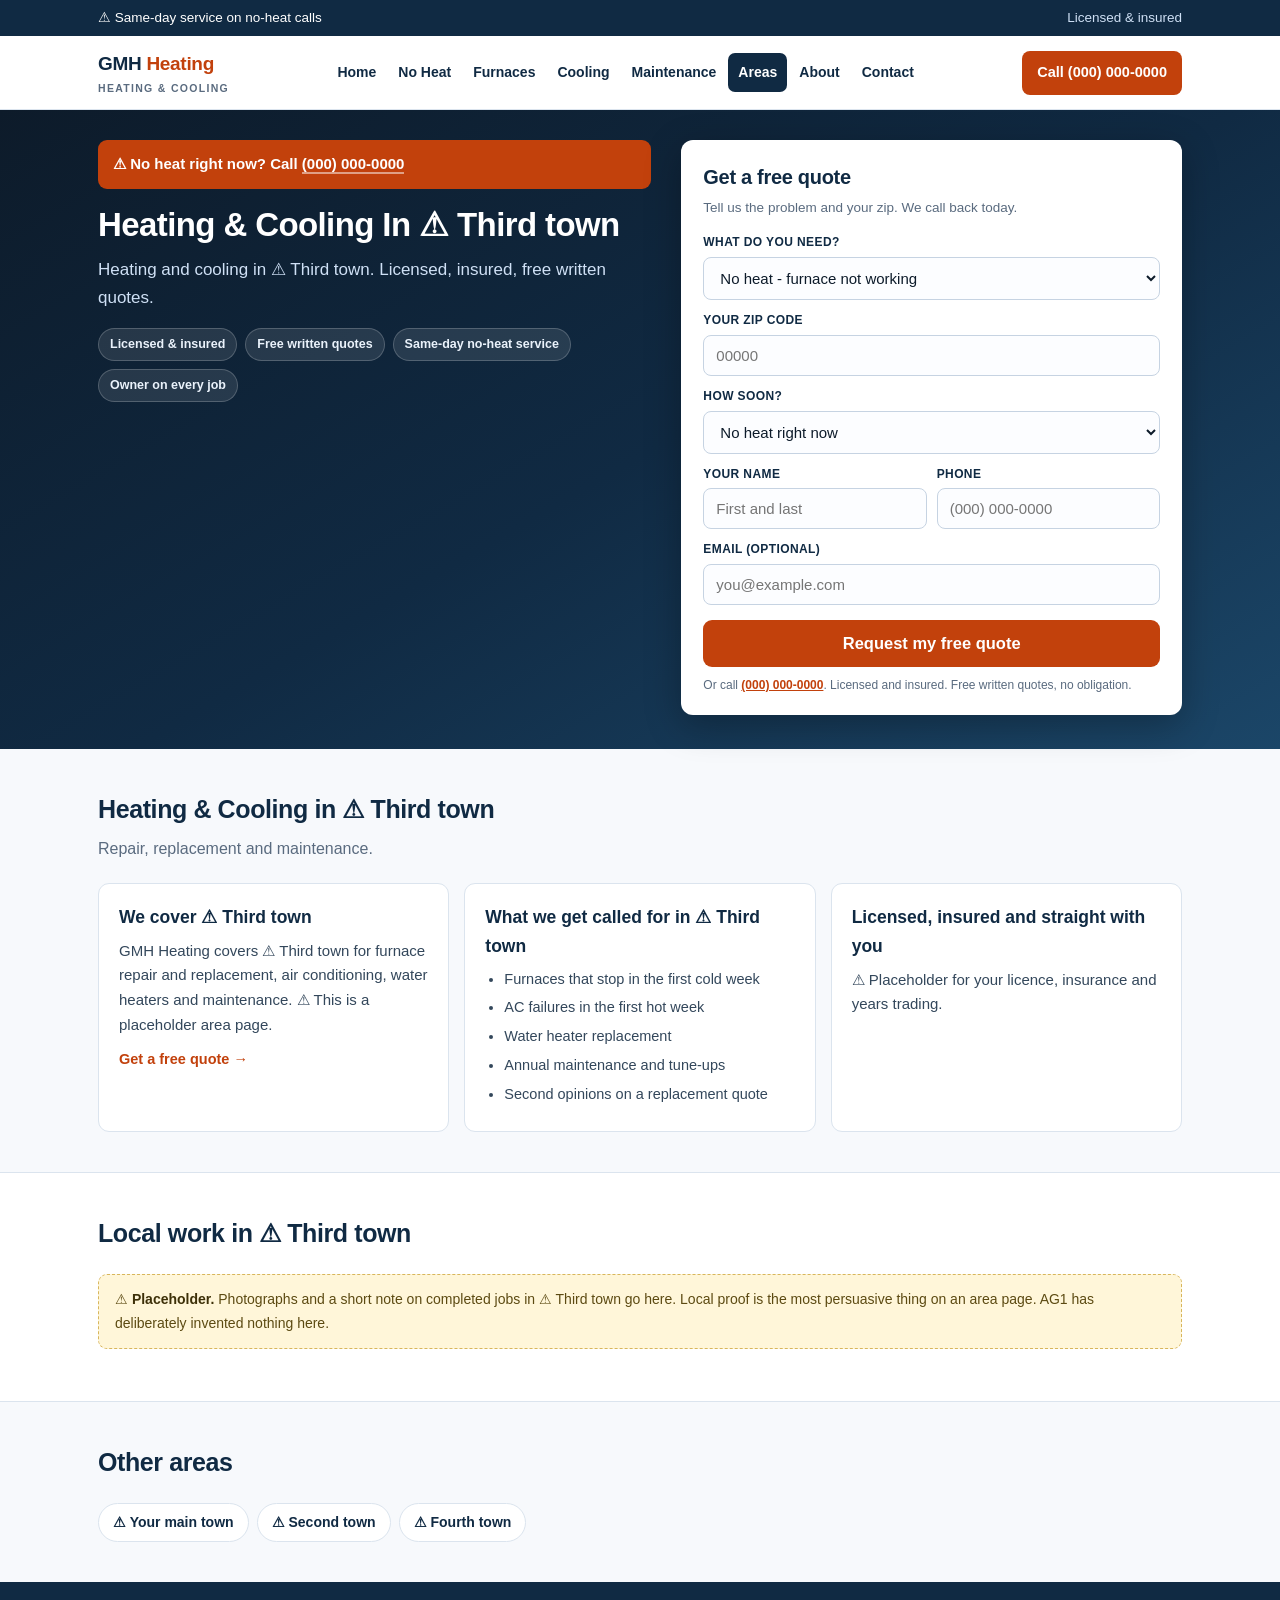
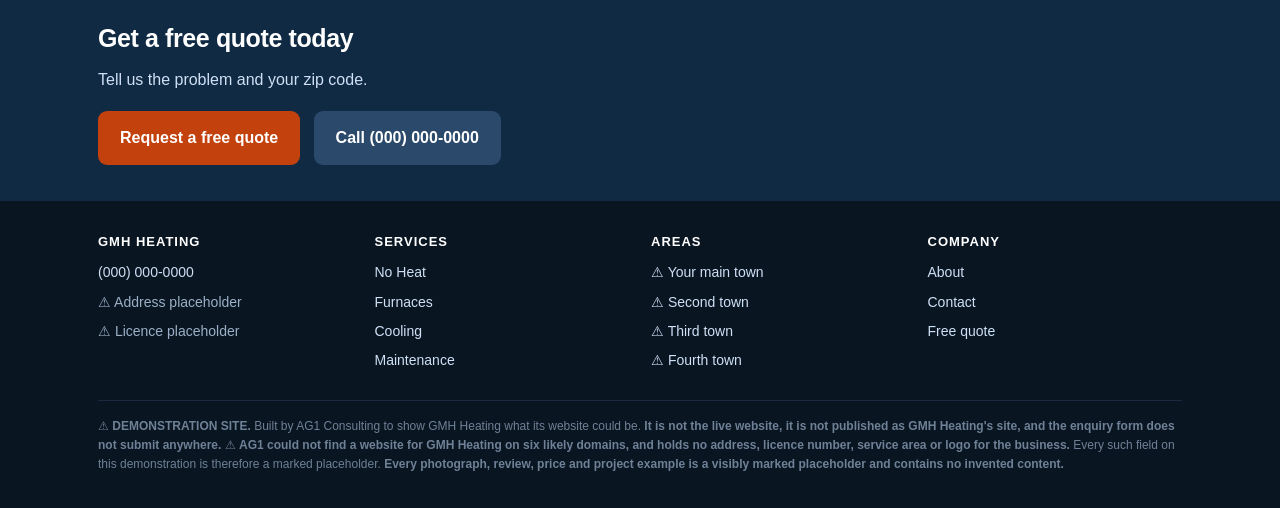
<file: area-placeholder-3.html>
<!doctype html>
<html lang="en"><head><meta charset="utf-8">
<meta name="viewport" content="width=device-width,initial-scale=1">
<meta name="robots" content="noindex,nofollow">
<title>Heating &amp; Cooling in &#9888; Third town | GMH Heating</title><meta name="description" content="Heating &amp; Cooling in &#9888; Third town. Furnace repair, furnace and AC replacement, water heaters and maintenance. Same-day no-hea">
<link rel="stylesheet" href="styles.css">
<script type="application/ld+json">{"@context":"https://schema.org","@type":"HVACBusiness","name":"GMH Heating"}</script></head><body>
<div class="top"><div class="wrap"><span>&#9888; Same-day service on no-heat calls</span><span class="em">Licensed &amp; insured</span></div></div>
<header><div class="wrap">
<a class="logo" href="index.html">GMH <span>Heating</span><small>Heating &amp; cooling</small></a>
<nav class="main"><a href="index.html">Home</a><a href="noheat.html">No Heat</a><a href="furnace.html">Furnaces</a><a href="cooling.html">Cooling</a><a href="maintenance.html">Maintenance</a><a href="areas.html" class="on">Areas</a><a href="about.html">About</a><a href="contact.html">Contact</a></nav>
<a class="callbtn" href="tel:+10000000000">Call (000) 000-0000</a></div></header>
<section class="hero"><div class="wrap"><div class="grid">
<div><div class="urgent">&#9888; No heat right now? Call <a href="tel:+10000000000">(000) 000-0000</a></div><h1>Heating &amp; Cooling In &#9888; Third town</h1><p class="lede">Heating and cooling in &#9888; Third town. Licensed, insured, free written quotes.</p><div class="badges"><span>Licensed &amp; insured</span><span>Free written quotes</span><span>Same-day no-heat service</span><span>Owner on every job</span></div></div>
<div><form class="quote" method="post" action="#" novalidate>
<h2>Get a free quote</h2><div class="sub">Tell us the problem and your zip. We call back today.</div>
<label for="jt">What do you need?</label>
<select id="jt" name="job_type"><option>No heat - furnace not working</option><option>Furnace repair</option><option>Furnace replacement</option><option>Air conditioning repair</option><option>AC replacement</option><option>Water heater</option><option>Maintenance or tune-up</option><option>Something else</option></select>
<label for="zp">Your zip code</label>
<input id="zp" name="zip" placeholder="00000">
<label for="wh">How soon?</label>
<select id="wh" name="when"><option>No heat right now</option><option>Within a few days</option><option>Within a few weeks</option><option>Planning ahead / getting prices</option></select>
<div class="row"><div><label for="nm">Your name</label>
<input id="nm" name="name" placeholder="First and last"></div>
<div><label for="ph">Phone</label>
<input id="ph" name="phone" inputmode="tel" placeholder="(000) 000-0000"></div></div>
<label for="em">Email (optional)</label><input id="em" name="email" placeholder="you@example.com">
<button type="submit">Request my free quote</button>
<div class="fine">Or call <a href="tel:+10000000000"><b>(000) 000-0000</b></a>. Licensed and insured. Free written quotes, no obligation.</div></form></div></div></div></section>
<section><div class="wrap"><h2 class="sec">Heating &amp; Cooling in &#9888; Third town</h2><p class="sub">Repair, replacement and maintenance.</p><div class="cards"><div class="c"><h3>We cover &#9888; Third town</h3><p>GMH Heating covers &#9888; Third town for furnace repair and replacement, air conditioning, water heaters and maintenance. &#9888; This is a placeholder area page.</p><p><a href="quote.html">Get a free quote &rarr;</a></p></div><div class="c"><h3>What we get called for in &#9888; Third town</h3><ul><li>Furnaces that stop in the first cold week</li><li>AC failures in the first hot week</li><li>Water heater replacement</li><li>Annual maintenance and tune-ups</li><li>Second opinions on a replacement quote</li></ul></div><div class="c"><h3>Licensed, insured and straight with you</h3><p>&#9888; Placeholder for your licence, insurance and years trading.</p></div></div></div></section><section class="alt"><div class="wrap"><h2 class="sec">Local work in &#9888; Third town</h2><p class="sub"></p><div class="ph">&#9888; <b>Placeholder.</b> Photographs and a short note on completed jobs in &#9888; Third town go here. Local proof is the most persuasive thing on an area page. AG1 has deliberately invented nothing here.</div></div></section><section><div class="wrap"><h2 class="sec">Other areas</h2><p class="sub"></p><div class="areas"><a href="area-placeholder-1.html">&#9888; Your main town</a><a href="area-placeholder-2.html">&#9888; Second town</a><a href="area-placeholder-4.html">&#9888; Fourth town</a></div></div></section>
<section class="cta"><div class="wrap"><h2>Get a free quote today</h2><p>Tell us the problem and your zip code.</p>
<a class="b" href="quote.html">Request a free quote</a> &nbsp;
<a class="b" style="background:#2b4a6b" href="tel:+10000000000">Call (000) 000-0000</a></div></section>
<footer><div class="wrap"><div class="g">
<div><h4>GMH Heating</h4><ul><li><a href="tel:+10000000000">(000) 000-0000</a></li>
<li>&#9888; Address placeholder</li><li>&#9888; Licence placeholder</li></ul></div>
<div><h4>Services</h4><ul><li><a href="noheat.html">No Heat</a></li><li><a href="furnace.html">Furnaces</a></li><li><a href="cooling.html">Cooling</a></li><li><a href="maintenance.html">Maintenance</a></li></ul></div>
<div><h4>Areas</h4><ul><li><a href="area-placeholder-1.html">&#9888; Your main town</a></li><li><a href="area-placeholder-2.html">&#9888; Second town</a></li><li><a href="area-placeholder-3.html">&#9888; Third town</a></li><li><a href="area-placeholder-4.html">&#9888; Fourth town</a></li></ul></div>
<div><h4>Company</h4><ul><li><a href="about.html">About</a></li>
<li><a href="contact.html">Contact</a></li><li><a href="quote.html">Free quote</a></li></ul></div>
</div><div class="legal">&#9888; <b>DEMONSTRATION SITE.</b> Built by AG1 Consulting to show
GMH Heating what its website could be. <b>It is not the live website, it is not published as
GMH Heating's site, and the enquiry form does not submit anywhere.</b> &#9888; <b>AG1 could not find a website for GMH Heating on six likely domains, and holds no address, licence number, service area or logo for the business.</b> Every such field on this demonstration is therefore a marked placeholder.
<b>Every photograph, review, price and project example is a visibly marked placeholder and
contains no invented content.</b></div></div></footer></body></html>
</file>
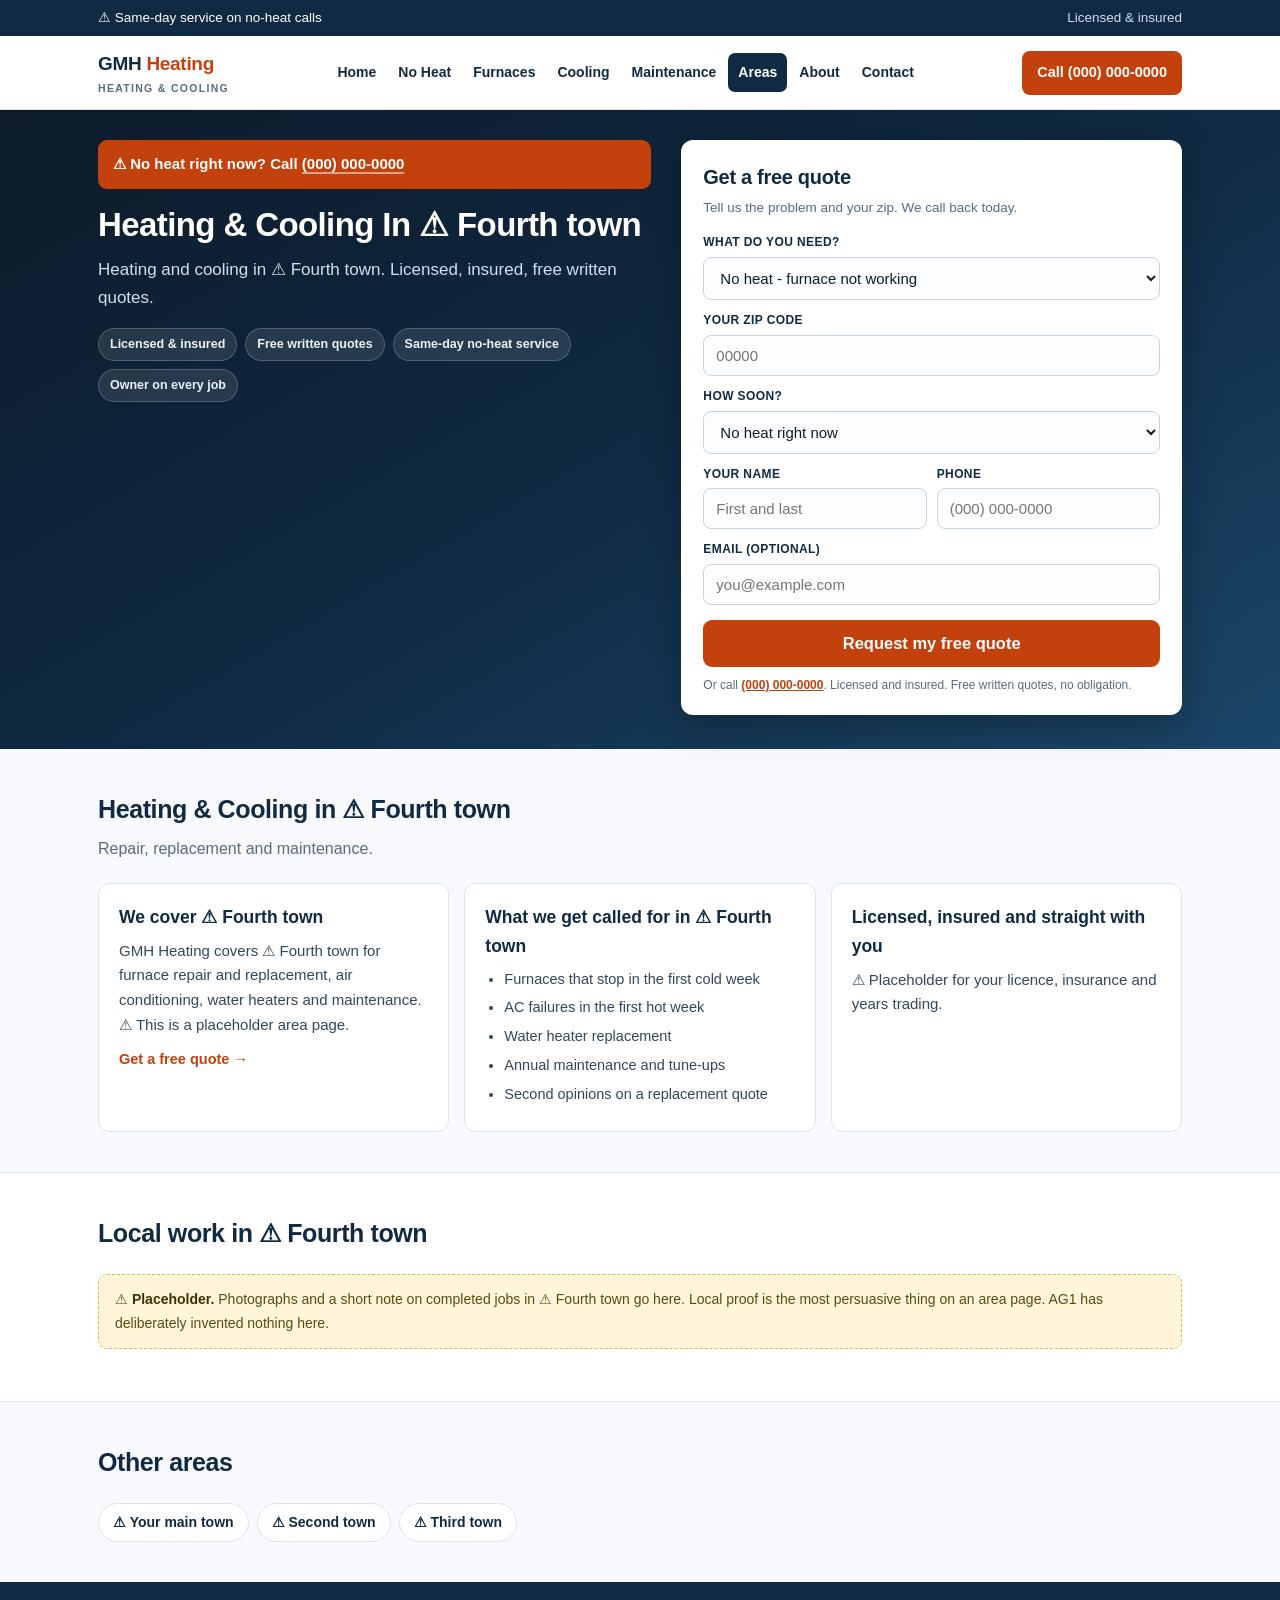
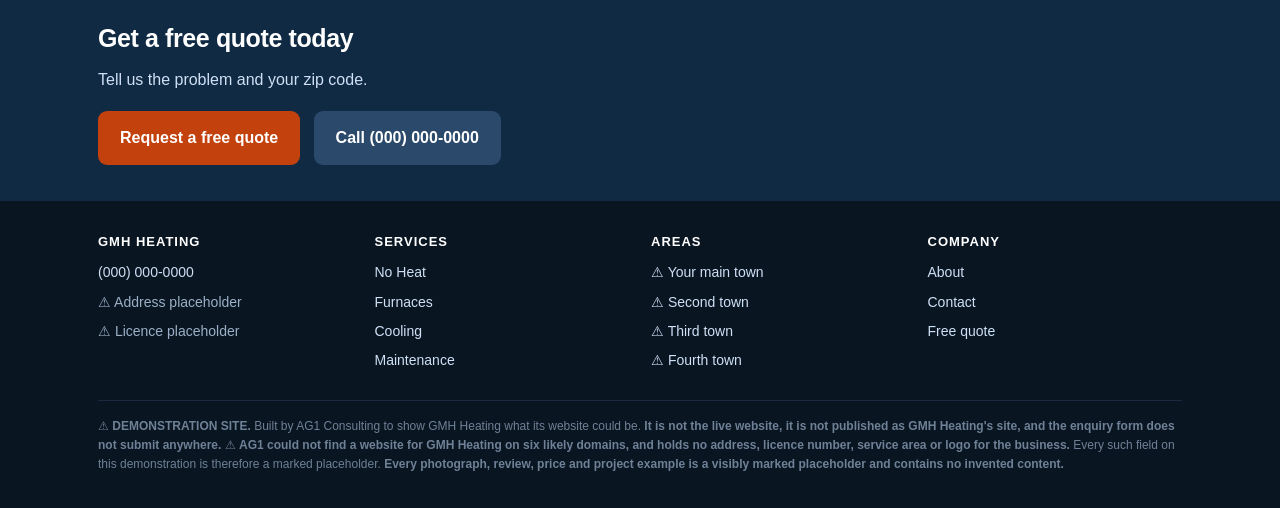
<file: area-placeholder-4.html>
<!doctype html>
<html lang="en"><head><meta charset="utf-8">
<meta name="viewport" content="width=device-width,initial-scale=1">
<meta name="robots" content="noindex,nofollow">
<title>Heating &amp; Cooling in &#9888; Fourth town | GMH Heating</title><meta name="description" content="Heating &amp; Cooling in &#9888; Fourth town. Furnace repair, furnace and AC replacement, water heaters and maintenance. Same-day no-hea">
<link rel="stylesheet" href="styles.css">
<script type="application/ld+json">{"@context":"https://schema.org","@type":"HVACBusiness","name":"GMH Heating"}</script></head><body>
<div class="top"><div class="wrap"><span>&#9888; Same-day service on no-heat calls</span><span class="em">Licensed &amp; insured</span></div></div>
<header><div class="wrap">
<a class="logo" href="index.html">GMH <span>Heating</span><small>Heating &amp; cooling</small></a>
<nav class="main"><a href="index.html">Home</a><a href="noheat.html">No Heat</a><a href="furnace.html">Furnaces</a><a href="cooling.html">Cooling</a><a href="maintenance.html">Maintenance</a><a href="areas.html" class="on">Areas</a><a href="about.html">About</a><a href="contact.html">Contact</a></nav>
<a class="callbtn" href="tel:+10000000000">Call (000) 000-0000</a></div></header>
<section class="hero"><div class="wrap"><div class="grid">
<div><div class="urgent">&#9888; No heat right now? Call <a href="tel:+10000000000">(000) 000-0000</a></div><h1>Heating &amp; Cooling In &#9888; Fourth town</h1><p class="lede">Heating and cooling in &#9888; Fourth town. Licensed, insured, free written quotes.</p><div class="badges"><span>Licensed &amp; insured</span><span>Free written quotes</span><span>Same-day no-heat service</span><span>Owner on every job</span></div></div>
<div><form class="quote" method="post" action="#" novalidate>
<h2>Get a free quote</h2><div class="sub">Tell us the problem and your zip. We call back today.</div>
<label for="jt">What do you need?</label>
<select id="jt" name="job_type"><option>No heat - furnace not working</option><option>Furnace repair</option><option>Furnace replacement</option><option>Air conditioning repair</option><option>AC replacement</option><option>Water heater</option><option>Maintenance or tune-up</option><option>Something else</option></select>
<label for="zp">Your zip code</label>
<input id="zp" name="zip" placeholder="00000">
<label for="wh">How soon?</label>
<select id="wh" name="when"><option>No heat right now</option><option>Within a few days</option><option>Within a few weeks</option><option>Planning ahead / getting prices</option></select>
<div class="row"><div><label for="nm">Your name</label>
<input id="nm" name="name" placeholder="First and last"></div>
<div><label for="ph">Phone</label>
<input id="ph" name="phone" inputmode="tel" placeholder="(000) 000-0000"></div></div>
<label for="em">Email (optional)</label><input id="em" name="email" placeholder="you@example.com">
<button type="submit">Request my free quote</button>
<div class="fine">Or call <a href="tel:+10000000000"><b>(000) 000-0000</b></a>. Licensed and insured. Free written quotes, no obligation.</div></form></div></div></div></section>
<section><div class="wrap"><h2 class="sec">Heating &amp; Cooling in &#9888; Fourth town</h2><p class="sub">Repair, replacement and maintenance.</p><div class="cards"><div class="c"><h3>We cover &#9888; Fourth town</h3><p>GMH Heating covers &#9888; Fourth town for furnace repair and replacement, air conditioning, water heaters and maintenance. &#9888; This is a placeholder area page.</p><p><a href="quote.html">Get a free quote &rarr;</a></p></div><div class="c"><h3>What we get called for in &#9888; Fourth town</h3><ul><li>Furnaces that stop in the first cold week</li><li>AC failures in the first hot week</li><li>Water heater replacement</li><li>Annual maintenance and tune-ups</li><li>Second opinions on a replacement quote</li></ul></div><div class="c"><h3>Licensed, insured and straight with you</h3><p>&#9888; Placeholder for your licence, insurance and years trading.</p></div></div></div></section><section class="alt"><div class="wrap"><h2 class="sec">Local work in &#9888; Fourth town</h2><p class="sub"></p><div class="ph">&#9888; <b>Placeholder.</b> Photographs and a short note on completed jobs in &#9888; Fourth town go here. Local proof is the most persuasive thing on an area page. AG1 has deliberately invented nothing here.</div></div></section><section><div class="wrap"><h2 class="sec">Other areas</h2><p class="sub"></p><div class="areas"><a href="area-placeholder-1.html">&#9888; Your main town</a><a href="area-placeholder-2.html">&#9888; Second town</a><a href="area-placeholder-3.html">&#9888; Third town</a></div></div></section>
<section class="cta"><div class="wrap"><h2>Get a free quote today</h2><p>Tell us the problem and your zip code.</p>
<a class="b" href="quote.html">Request a free quote</a> &nbsp;
<a class="b" style="background:#2b4a6b" href="tel:+10000000000">Call (000) 000-0000</a></div></section>
<footer><div class="wrap"><div class="g">
<div><h4>GMH Heating</h4><ul><li><a href="tel:+10000000000">(000) 000-0000</a></li>
<li>&#9888; Address placeholder</li><li>&#9888; Licence placeholder</li></ul></div>
<div><h4>Services</h4><ul><li><a href="noheat.html">No Heat</a></li><li><a href="furnace.html">Furnaces</a></li><li><a href="cooling.html">Cooling</a></li><li><a href="maintenance.html">Maintenance</a></li></ul></div>
<div><h4>Areas</h4><ul><li><a href="area-placeholder-1.html">&#9888; Your main town</a></li><li><a href="area-placeholder-2.html">&#9888; Second town</a></li><li><a href="area-placeholder-3.html">&#9888; Third town</a></li><li><a href="area-placeholder-4.html">&#9888; Fourth town</a></li></ul></div>
<div><h4>Company</h4><ul><li><a href="about.html">About</a></li>
<li><a href="contact.html">Contact</a></li><li><a href="quote.html">Free quote</a></li></ul></div>
</div><div class="legal">&#9888; <b>DEMONSTRATION SITE.</b> Built by AG1 Consulting to show
GMH Heating what its website could be. <b>It is not the live website, it is not published as
GMH Heating's site, and the enquiry form does not submit anywhere.</b> &#9888; <b>AG1 could not find a website for GMH Heating on six likely domains, and holds no address, licence number, service area or logo for the business.</b> Every such field on this demonstration is therefore a marked placeholder.
<b>Every photograph, review, price and project example is a visibly marked placeholder and
contains no invented content.</b></div></div></footer></body></html>
</file>
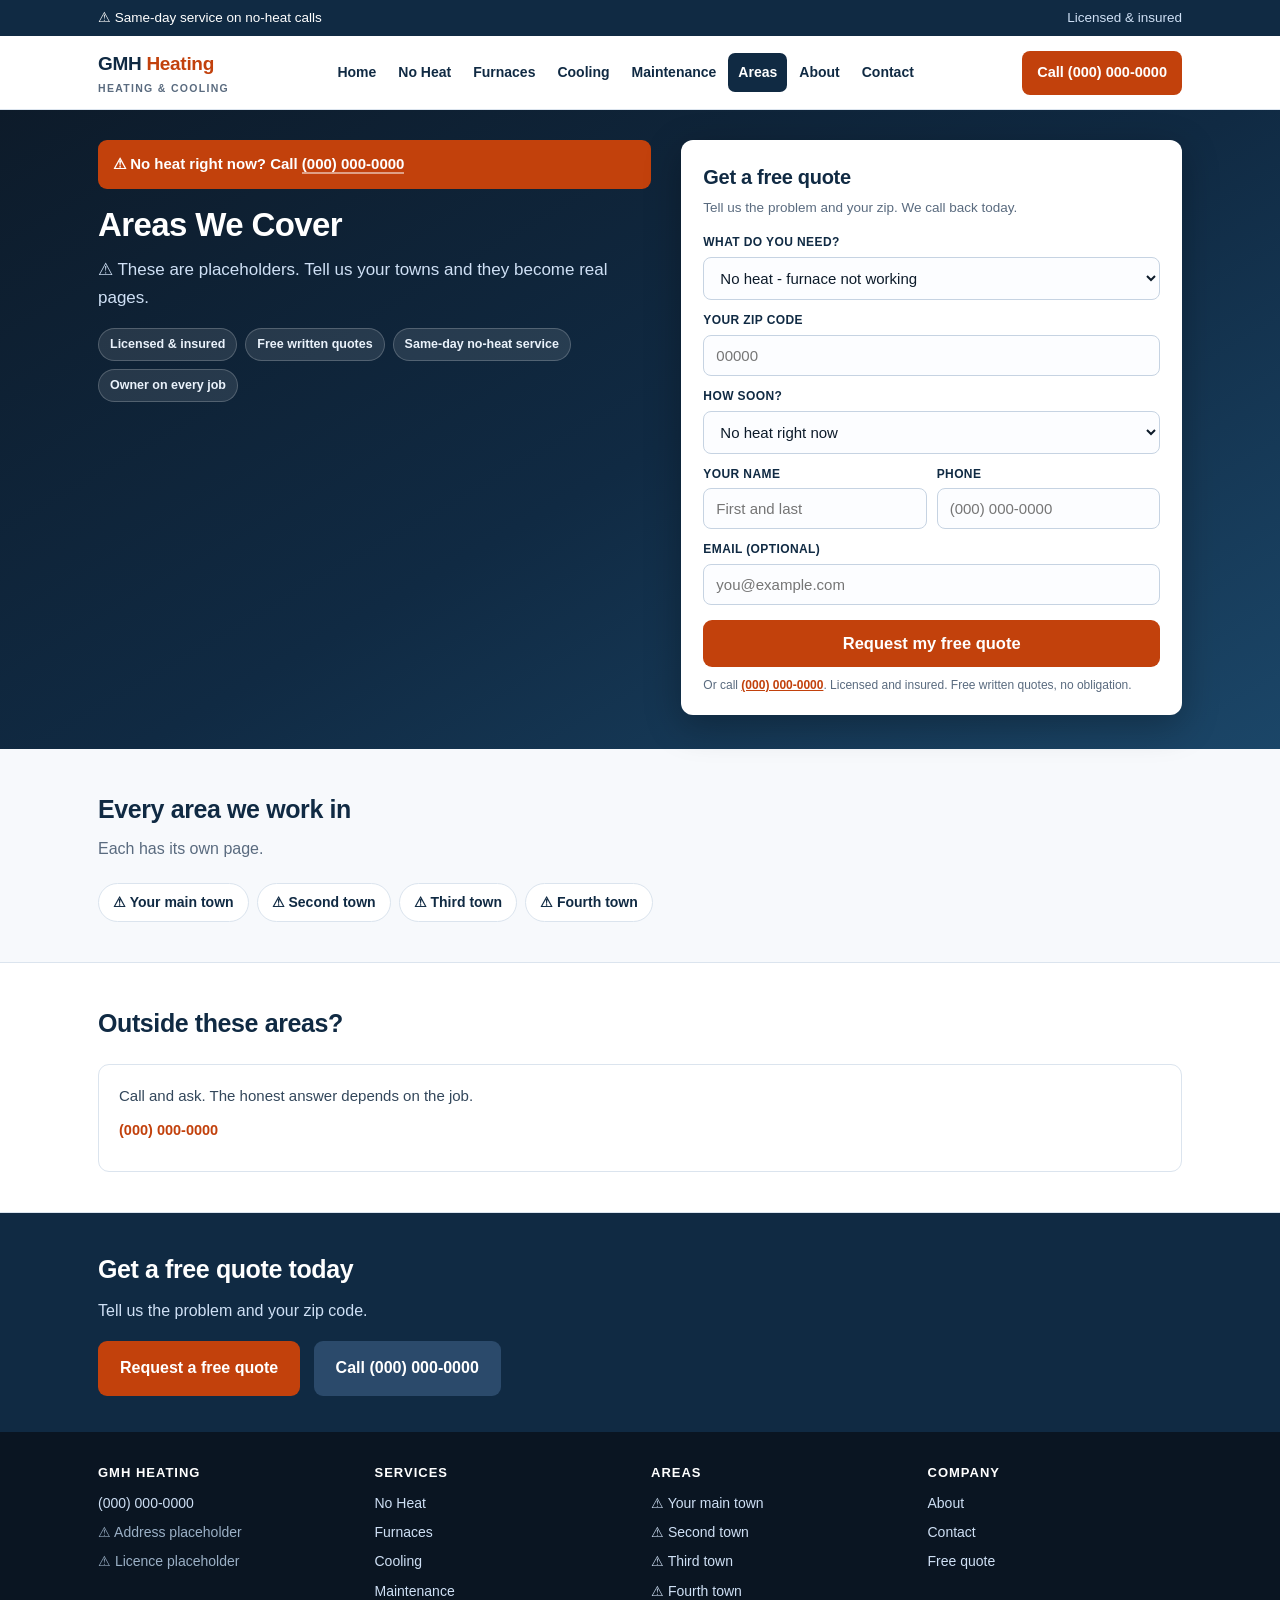
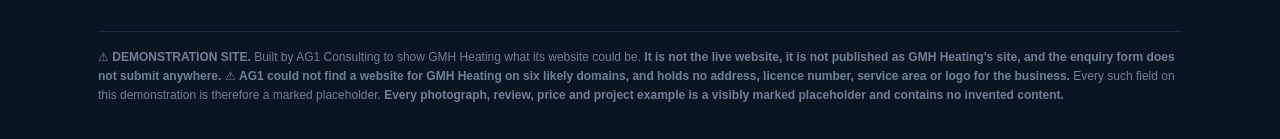
<file: areas.html>
<!doctype html>
<html lang="en"><head><meta charset="utf-8">
<meta name="viewport" content="width=device-width,initial-scale=1">
<meta name="robots" content="noindex,nofollow">
<title>Areas We Cover | GMH Heating</title><meta name="description" content="&#9888; These are placeholders. Tell us your towns and they become real pages.">
<link rel="stylesheet" href="styles.css">
<script type="application/ld+json">{"@context":"https://schema.org","@type":"HVACBusiness","name":"GMH Heating"}</script></head><body>
<div class="top"><div class="wrap"><span>&#9888; Same-day service on no-heat calls</span><span class="em">Licensed &amp; insured</span></div></div>
<header><div class="wrap">
<a class="logo" href="index.html">GMH <span>Heating</span><small>Heating &amp; cooling</small></a>
<nav class="main"><a href="index.html">Home</a><a href="noheat.html">No Heat</a><a href="furnace.html">Furnaces</a><a href="cooling.html">Cooling</a><a href="maintenance.html">Maintenance</a><a href="areas.html" class="on">Areas</a><a href="about.html">About</a><a href="contact.html">Contact</a></nav>
<a class="callbtn" href="tel:+10000000000">Call (000) 000-0000</a></div></header>
<section class="hero"><div class="wrap"><div class="grid">
<div><div class="urgent">&#9888; No heat right now? Call <a href="tel:+10000000000">(000) 000-0000</a></div><h1>Areas We Cover</h1><p class="lede">&#9888; These are placeholders. Tell us your towns and they become real pages.</p><div class="badges"><span>Licensed &amp; insured</span><span>Free written quotes</span><span>Same-day no-heat service</span><span>Owner on every job</span></div></div>
<div><form class="quote" method="post" action="#" novalidate>
<h2>Get a free quote</h2><div class="sub">Tell us the problem and your zip. We call back today.</div>
<label for="jt">What do you need?</label>
<select id="jt" name="job_type"><option>No heat - furnace not working</option><option>Furnace repair</option><option>Furnace replacement</option><option>Air conditioning repair</option><option>AC replacement</option><option>Water heater</option><option>Maintenance or tune-up</option><option>Something else</option></select>
<label for="zp">Your zip code</label>
<input id="zp" name="zip" placeholder="00000">
<label for="wh">How soon?</label>
<select id="wh" name="when"><option>No heat right now</option><option>Within a few days</option><option>Within a few weeks</option><option>Planning ahead / getting prices</option></select>
<div class="row"><div><label for="nm">Your name</label>
<input id="nm" name="name" placeholder="First and last"></div>
<div><label for="ph">Phone</label>
<input id="ph" name="phone" inputmode="tel" placeholder="(000) 000-0000"></div></div>
<label for="em">Email (optional)</label><input id="em" name="email" placeholder="you@example.com">
<button type="submit">Request my free quote</button>
<div class="fine">Or call <a href="tel:+10000000000"><b>(000) 000-0000</b></a>. Licensed and insured. Free written quotes, no obligation.</div></form></div></div></div></section>
<section><div class="wrap"><h2 class="sec">Every area we work in</h2><p class="sub">Each has its own page.</p><div class="areas"><a href="area-placeholder-1.html">&#9888; Your main town</a><a href="area-placeholder-2.html">&#9888; Second town</a><a href="area-placeholder-3.html">&#9888; Third town</a><a href="area-placeholder-4.html">&#9888; Fourth town</a></div></div></section><section class="alt"><div class="wrap"><h2 class="sec">Outside these areas?</h2><p class="sub"></p><div class="c"><p>Call and ask. The honest answer depends on the job.</p><p><a href="tel:+10000000000">(000) 000-0000</a></p></div></div></section>
<section class="cta"><div class="wrap"><h2>Get a free quote today</h2><p>Tell us the problem and your zip code.</p>
<a class="b" href="quote.html">Request a free quote</a> &nbsp;
<a class="b" style="background:#2b4a6b" href="tel:+10000000000">Call (000) 000-0000</a></div></section>
<footer><div class="wrap"><div class="g">
<div><h4>GMH Heating</h4><ul><li><a href="tel:+10000000000">(000) 000-0000</a></li>
<li>&#9888; Address placeholder</li><li>&#9888; Licence placeholder</li></ul></div>
<div><h4>Services</h4><ul><li><a href="noheat.html">No Heat</a></li><li><a href="furnace.html">Furnaces</a></li><li><a href="cooling.html">Cooling</a></li><li><a href="maintenance.html">Maintenance</a></li></ul></div>
<div><h4>Areas</h4><ul><li><a href="area-placeholder-1.html">&#9888; Your main town</a></li><li><a href="area-placeholder-2.html">&#9888; Second town</a></li><li><a href="area-placeholder-3.html">&#9888; Third town</a></li><li><a href="area-placeholder-4.html">&#9888; Fourth town</a></li></ul></div>
<div><h4>Company</h4><ul><li><a href="about.html">About</a></li>
<li><a href="contact.html">Contact</a></li><li><a href="quote.html">Free quote</a></li></ul></div>
</div><div class="legal">&#9888; <b>DEMONSTRATION SITE.</b> Built by AG1 Consulting to show
GMH Heating what its website could be. <b>It is not the live website, it is not published as
GMH Heating's site, and the enquiry form does not submit anywhere.</b> &#9888; <b>AG1 could not find a website for GMH Heating on six likely domains, and holds no address, licence number, service area or logo for the business.</b> Every such field on this demonstration is therefore a marked placeholder.
<b>Every photograph, review, price and project example is a visibly marked placeholder and
contains no invented content.</b></div></div></footer></body></html>
</file>
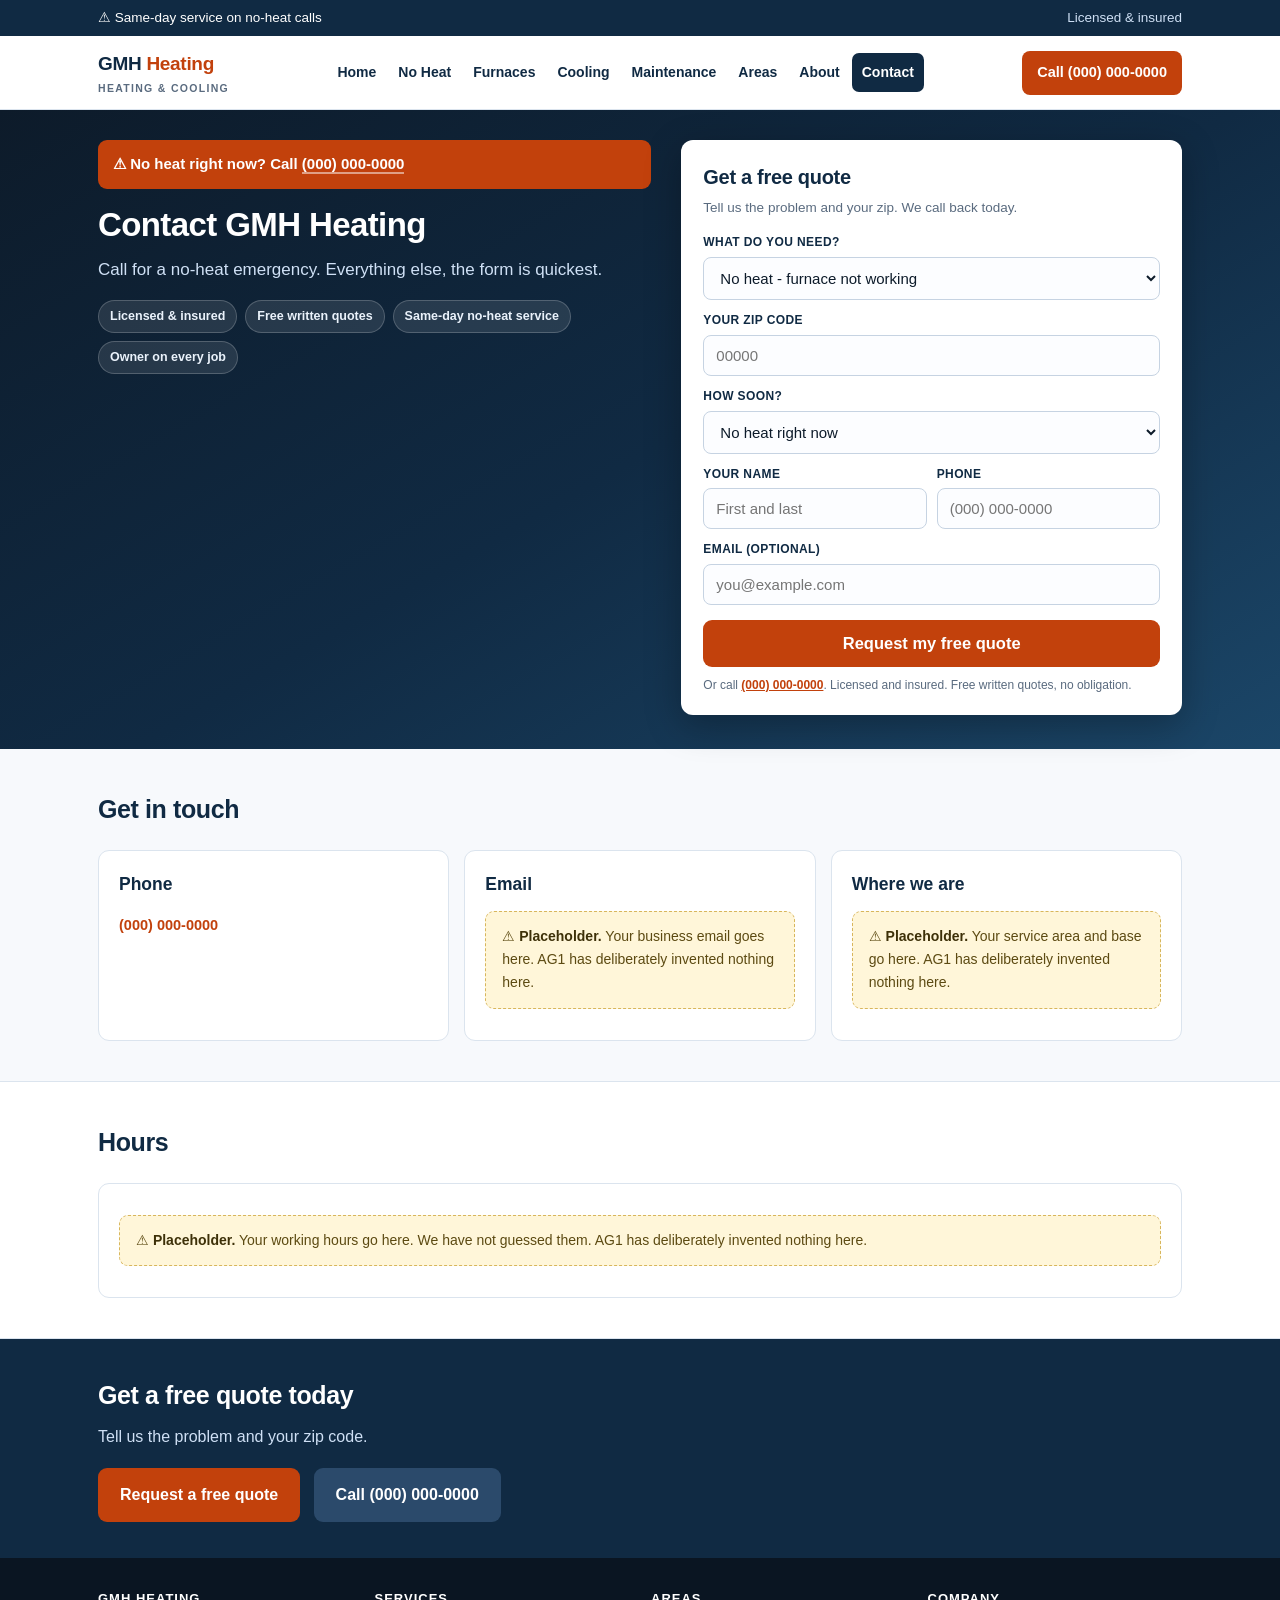
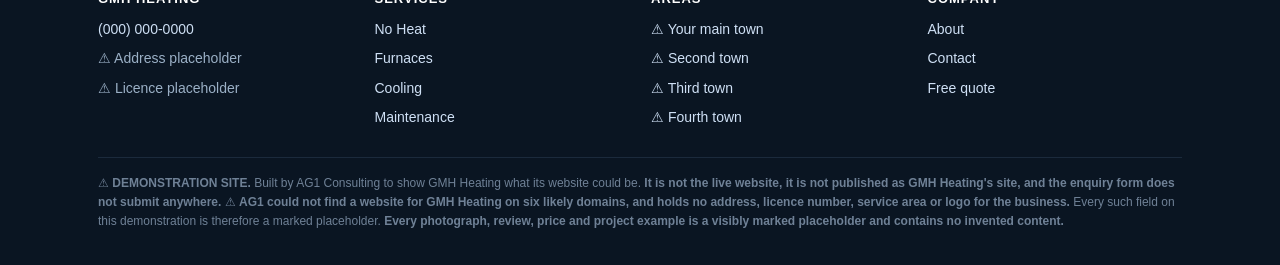
<file: contact.html>
<!doctype html>
<html lang="en"><head><meta charset="utf-8">
<meta name="viewport" content="width=device-width,initial-scale=1">
<meta name="robots" content="noindex,nofollow">
<title>Contact GMH Heating</title><meta name="description" content="Furnace repair, furnace and AC replacement, water heaters and maintenance. Same-day no-heat service. Free written quotes.">
<link rel="stylesheet" href="styles.css">
<script type="application/ld+json">{"@context":"https://schema.org","@type":"HVACBusiness","name":"GMH Heating"}</script></head><body>
<div class="top"><div class="wrap"><span>&#9888; Same-day service on no-heat calls</span><span class="em">Licensed &amp; insured</span></div></div>
<header><div class="wrap">
<a class="logo" href="index.html">GMH <span>Heating</span><small>Heating &amp; cooling</small></a>
<nav class="main"><a href="index.html">Home</a><a href="noheat.html">No Heat</a><a href="furnace.html">Furnaces</a><a href="cooling.html">Cooling</a><a href="maintenance.html">Maintenance</a><a href="areas.html">Areas</a><a href="about.html">About</a><a href="contact.html" class="on">Contact</a></nav>
<a class="callbtn" href="tel:+10000000000">Call (000) 000-0000</a></div></header>
<section class="hero"><div class="wrap"><div class="grid">
<div><div class="urgent">&#9888; No heat right now? Call <a href="tel:+10000000000">(000) 000-0000</a></div><h1>Contact GMH Heating</h1><p class="lede">Call for a no-heat emergency. Everything else, the form is quickest.</p><div class="badges"><span>Licensed &amp; insured</span><span>Free written quotes</span><span>Same-day no-heat service</span><span>Owner on every job</span></div></div>
<div><form class="quote" method="post" action="#" novalidate>
<h2>Get a free quote</h2><div class="sub">Tell us the problem and your zip. We call back today.</div>
<label for="jt">What do you need?</label>
<select id="jt" name="job_type"><option>No heat - furnace not working</option><option>Furnace repair</option><option>Furnace replacement</option><option>Air conditioning repair</option><option>AC replacement</option><option>Water heater</option><option>Maintenance or tune-up</option><option>Something else</option></select>
<label for="zp">Your zip code</label>
<input id="zp" name="zip" placeholder="00000">
<label for="wh">How soon?</label>
<select id="wh" name="when"><option>No heat right now</option><option>Within a few days</option><option>Within a few weeks</option><option>Planning ahead / getting prices</option></select>
<div class="row"><div><label for="nm">Your name</label>
<input id="nm" name="name" placeholder="First and last"></div>
<div><label for="ph">Phone</label>
<input id="ph" name="phone" inputmode="tel" placeholder="(000) 000-0000"></div></div>
<label for="em">Email (optional)</label><input id="em" name="email" placeholder="you@example.com">
<button type="submit">Request my free quote</button>
<div class="fine">Or call <a href="tel:+10000000000"><b>(000) 000-0000</b></a>. Licensed and insured. Free written quotes, no obligation.</div></form></div></div></div></section>
<section><div class="wrap"><h2 class="sec">Get in touch</h2><p class="sub"></p><div class="cards"><div class="c"><h3>Phone</h3><p style="font-size:21px;font-weight:800"><a href="tel:+10000000000">(000) 000-0000</a></p></div><div class="c"><h3>Email</h3><p><div class="ph">&#9888; <b>Placeholder.</b> Your business email goes here. AG1 has deliberately invented nothing here.</div></p></div><div class="c"><h3>Where we are</h3><p><div class="ph">&#9888; <b>Placeholder.</b> Your service area and base go here. AG1 has deliberately invented nothing here.</div></p></div></div></div></section><section class="alt"><div class="wrap"><h2 class="sec">Hours</h2><p class="sub"></p><div class="c"><div class="ph">&#9888; <b>Placeholder.</b> Your working hours go here. We have not guessed them. AG1 has deliberately invented nothing here.</div></div></div></section>
<section class="cta"><div class="wrap"><h2>Get a free quote today</h2><p>Tell us the problem and your zip code.</p>
<a class="b" href="quote.html">Request a free quote</a> &nbsp;
<a class="b" style="background:#2b4a6b" href="tel:+10000000000">Call (000) 000-0000</a></div></section>
<footer><div class="wrap"><div class="g">
<div><h4>GMH Heating</h4><ul><li><a href="tel:+10000000000">(000) 000-0000</a></li>
<li>&#9888; Address placeholder</li><li>&#9888; Licence placeholder</li></ul></div>
<div><h4>Services</h4><ul><li><a href="noheat.html">No Heat</a></li><li><a href="furnace.html">Furnaces</a></li><li><a href="cooling.html">Cooling</a></li><li><a href="maintenance.html">Maintenance</a></li></ul></div>
<div><h4>Areas</h4><ul><li><a href="area-placeholder-1.html">&#9888; Your main town</a></li><li><a href="area-placeholder-2.html">&#9888; Second town</a></li><li><a href="area-placeholder-3.html">&#9888; Third town</a></li><li><a href="area-placeholder-4.html">&#9888; Fourth town</a></li></ul></div>
<div><h4>Company</h4><ul><li><a href="about.html">About</a></li>
<li><a href="contact.html">Contact</a></li><li><a href="quote.html">Free quote</a></li></ul></div>
</div><div class="legal">&#9888; <b>DEMONSTRATION SITE.</b> Built by AG1 Consulting to show
GMH Heating what its website could be. <b>It is not the live website, it is not published as
GMH Heating's site, and the enquiry form does not submit anywhere.</b> &#9888; <b>AG1 could not find a website for GMH Heating on six likely domains, and holds no address, licence number, service area or logo for the business.</b> Every such field on this demonstration is therefore a marked placeholder.
<b>Every photograph, review, price and project example is a visibly marked placeholder and
contains no invented content.</b></div></div></footer></body></html>
</file>
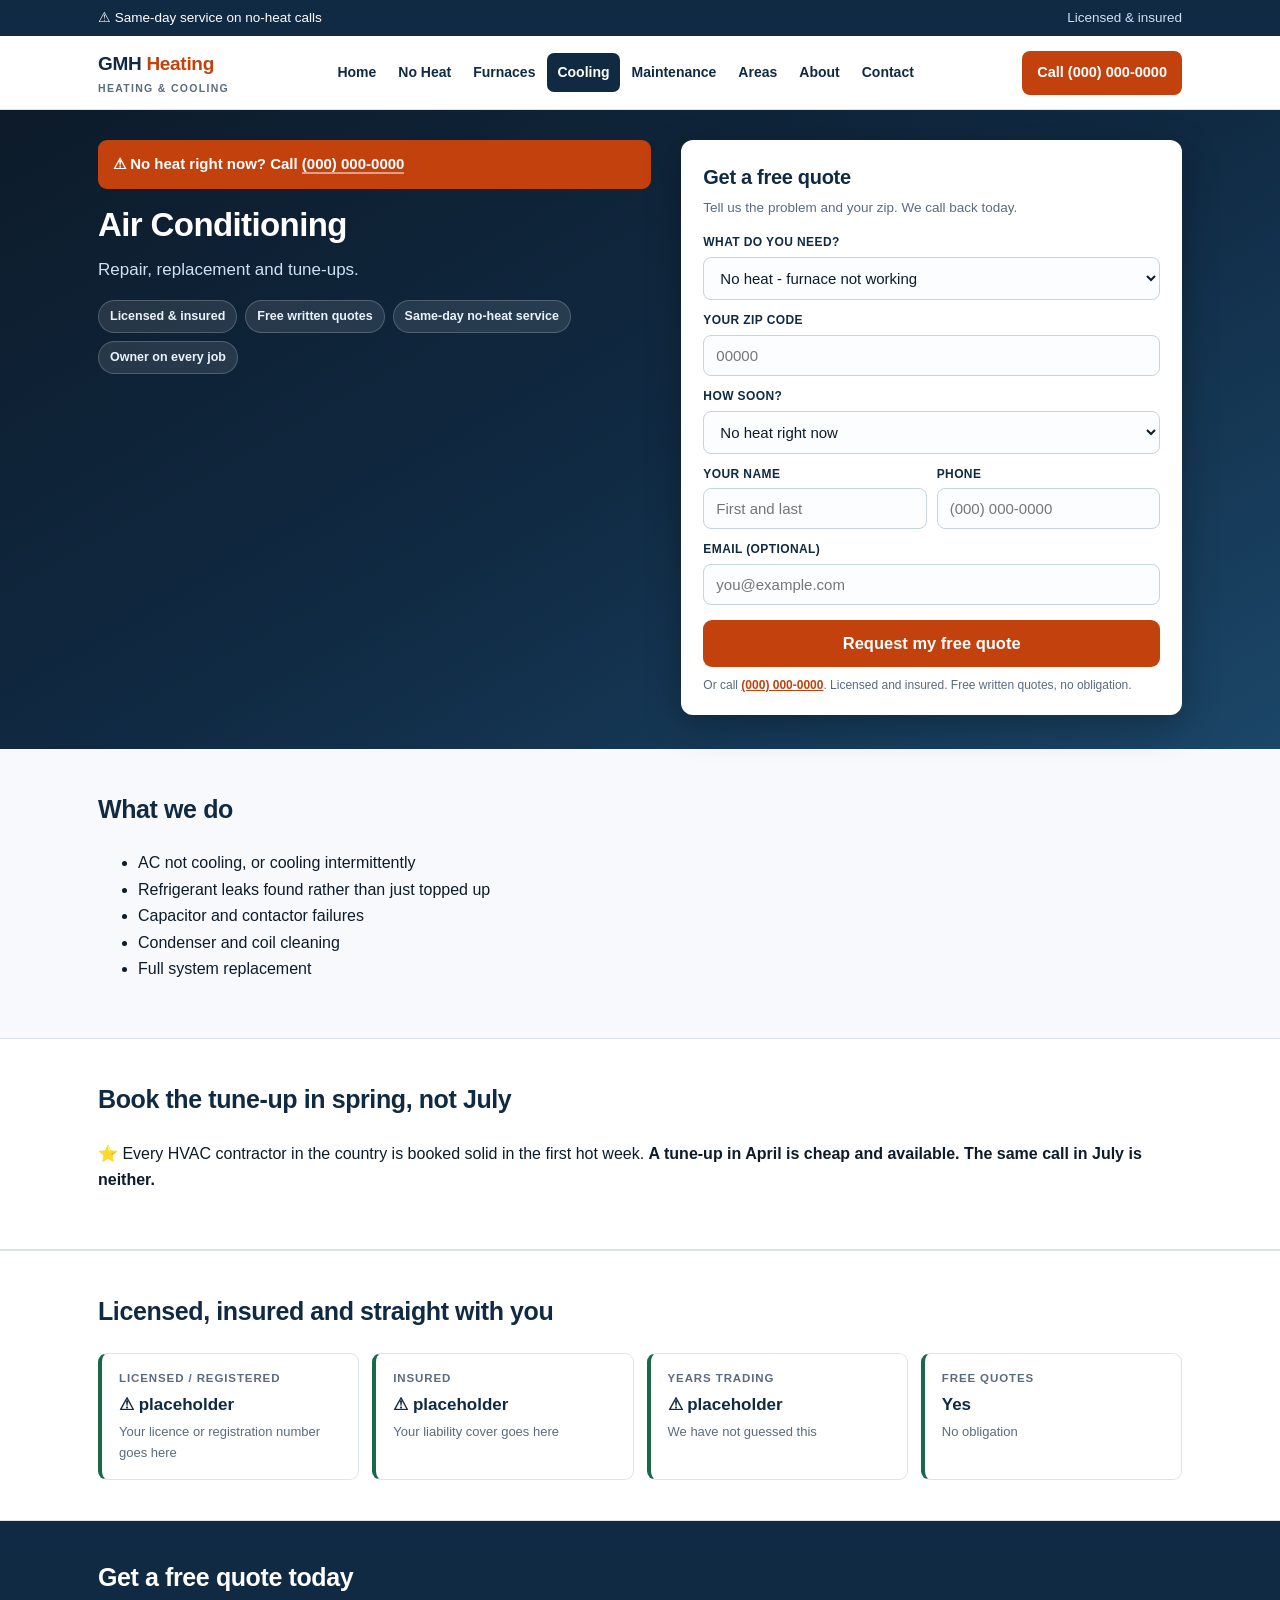
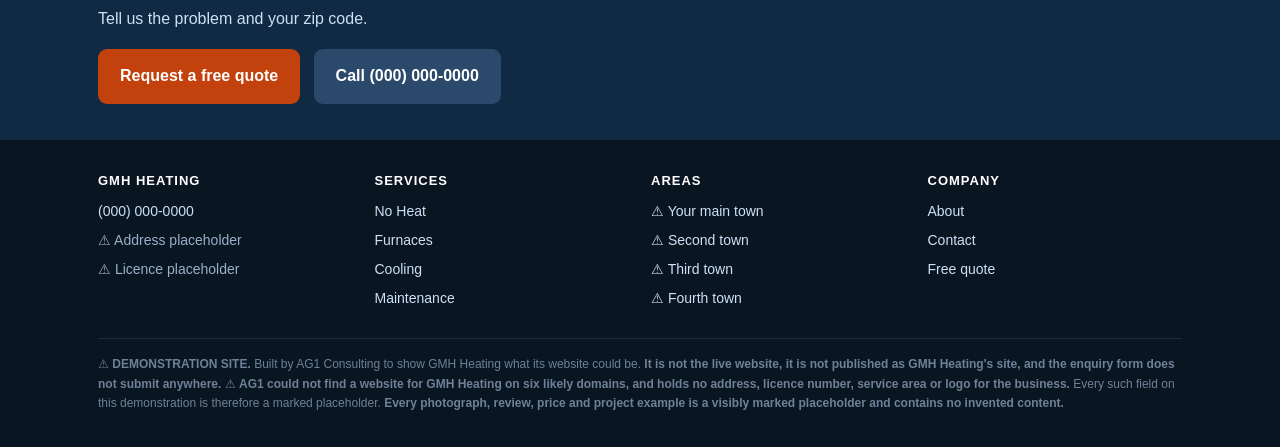
<file: cooling.html>
<!doctype html>
<html lang="en"><head><meta charset="utf-8">
<meta name="viewport" content="width=device-width,initial-scale=1">
<meta name="robots" content="noindex,nofollow">
<title>Air Conditioning Repair &amp; Replacement | GMH Heating</title><meta name="description" content="AC repair, replacement and tune-ups. Book before the first hot week, not during it.">
<link rel="stylesheet" href="styles.css">
<script type="application/ld+json">{"@context":"https://schema.org","@type":"HVACBusiness","name":"GMH Heating"}</script></head><body>
<div class="top"><div class="wrap"><span>&#9888; Same-day service on no-heat calls</span><span class="em">Licensed &amp; insured</span></div></div>
<header><div class="wrap">
<a class="logo" href="index.html">GMH <span>Heating</span><small>Heating &amp; cooling</small></a>
<nav class="main"><a href="index.html">Home</a><a href="noheat.html">No Heat</a><a href="furnace.html">Furnaces</a><a href="cooling.html" class="on">Cooling</a><a href="maintenance.html">Maintenance</a><a href="areas.html">Areas</a><a href="about.html">About</a><a href="contact.html">Contact</a></nav>
<a class="callbtn" href="tel:+10000000000">Call (000) 000-0000</a></div></header>
<section class="hero"><div class="wrap"><div class="grid">
<div><div class="urgent">&#9888; No heat right now? Call <a href="tel:+10000000000">(000) 000-0000</a></div><h1>Air Conditioning</h1><p class="lede">Repair, replacement and tune-ups.</p><div class="badges"><span>Licensed &amp; insured</span><span>Free written quotes</span><span>Same-day no-heat service</span><span>Owner on every job</span></div></div>
<div><form class="quote" method="post" action="#" novalidate>
<h2>Get a free quote</h2><div class="sub">Tell us the problem and your zip. We call back today.</div>
<label for="jt">What do you need?</label>
<select id="jt" name="job_type"><option>No heat - furnace not working</option><option>Furnace repair</option><option>Furnace replacement</option><option>Air conditioning repair</option><option>AC replacement</option><option>Water heater</option><option>Maintenance or tune-up</option><option>Something else</option></select>
<label for="zp">Your zip code</label>
<input id="zp" name="zip" placeholder="00000">
<label for="wh">How soon?</label>
<select id="wh" name="when"><option>No heat right now</option><option>Within a few days</option><option>Within a few weeks</option><option>Planning ahead / getting prices</option></select>
<div class="row"><div><label for="nm">Your name</label>
<input id="nm" name="name" placeholder="First and last"></div>
<div><label for="ph">Phone</label>
<input id="ph" name="phone" inputmode="tel" placeholder="(000) 000-0000"></div></div>
<label for="em">Email (optional)</label><input id="em" name="email" placeholder="you@example.com">
<button type="submit">Request my free quote</button>
<div class="fine">Or call <a href="tel:+10000000000"><b>(000) 000-0000</b></a>. Licensed and insured. Free written quotes, no obligation.</div></form></div></div></div></section>
<section><div class="wrap"><h2 class="sec">What we do</h2><p class="sub"></p><ul><li>AC not cooling, or cooling intermittently</li><li>Refrigerant leaks found rather than just topped up</li><li>Capacitor and contactor failures</li><li>Condenser and coil cleaning</li><li>Full system replacement</li></ul></div></section><section class="alt"><div class="wrap"><h2 class="sec">Book the tune-up in spring, not July</h2><p class="sub"></p><p>&#11088; Every HVAC contractor in the country is booked solid in the first hot week. <b>A tune-up in April is cheap and available. The same call in July is neither.</b></p></div></section><section class="alt"><div class="wrap"><h2 class="sec">Licensed, insured and straight with you</h2><p class="sub"></p><div class="trust"><div class="tr"><div class="k">Licensed / registered</div><div class="v">&#9888; placeholder</div><div class="s">Your licence or registration number goes here</div></div><div class="tr"><div class="k">Insured</div><div class="v">&#9888; placeholder</div><div class="s">Your liability cover goes here</div></div><div class="tr"><div class="k">Years trading</div><div class="v">&#9888; placeholder</div><div class="s">We have not guessed this</div></div><div class="tr"><div class="k">Free quotes</div><div class="v">Yes</div><div class="s">No obligation</div></div></div></div></section>
<section class="cta"><div class="wrap"><h2>Get a free quote today</h2><p>Tell us the problem and your zip code.</p>
<a class="b" href="quote.html">Request a free quote</a> &nbsp;
<a class="b" style="background:#2b4a6b" href="tel:+10000000000">Call (000) 000-0000</a></div></section>
<footer><div class="wrap"><div class="g">
<div><h4>GMH Heating</h4><ul><li><a href="tel:+10000000000">(000) 000-0000</a></li>
<li>&#9888; Address placeholder</li><li>&#9888; Licence placeholder</li></ul></div>
<div><h4>Services</h4><ul><li><a href="noheat.html">No Heat</a></li><li><a href="furnace.html">Furnaces</a></li><li><a href="cooling.html">Cooling</a></li><li><a href="maintenance.html">Maintenance</a></li></ul></div>
<div><h4>Areas</h4><ul><li><a href="area-placeholder-1.html">&#9888; Your main town</a></li><li><a href="area-placeholder-2.html">&#9888; Second town</a></li><li><a href="area-placeholder-3.html">&#9888; Third town</a></li><li><a href="area-placeholder-4.html">&#9888; Fourth town</a></li></ul></div>
<div><h4>Company</h4><ul><li><a href="about.html">About</a></li>
<li><a href="contact.html">Contact</a></li><li><a href="quote.html">Free quote</a></li></ul></div>
</div><div class="legal">&#9888; <b>DEMONSTRATION SITE.</b> Built by AG1 Consulting to show
GMH Heating what its website could be. <b>It is not the live website, it is not published as
GMH Heating's site, and the enquiry form does not submit anywhere.</b> &#9888; <b>AG1 could not find a website for GMH Heating on six likely domains, and holds no address, licence number, service area or logo for the business.</b> Every such field on this demonstration is therefore a marked placeholder.
<b>Every photograph, review, price and project example is a visibly marked placeholder and
contains no invented content.</b></div></div></footer></body></html>
</file>
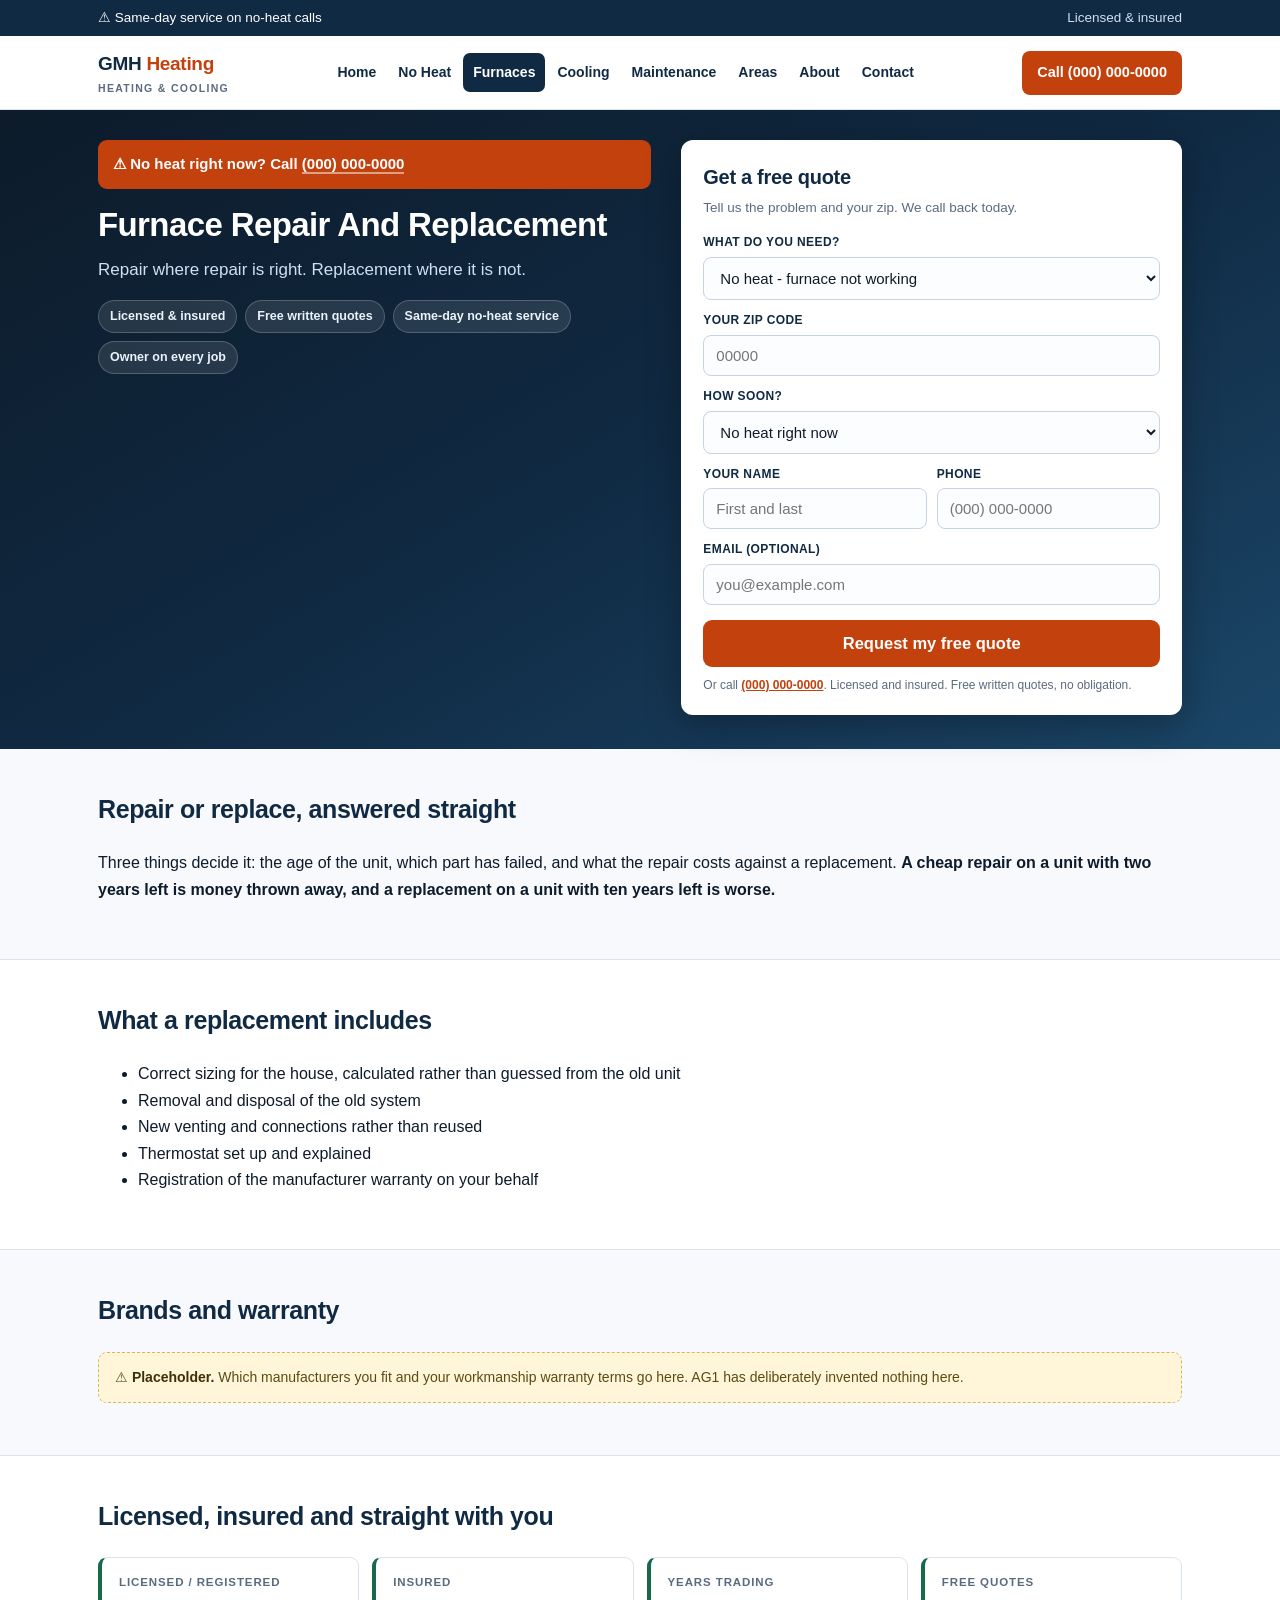
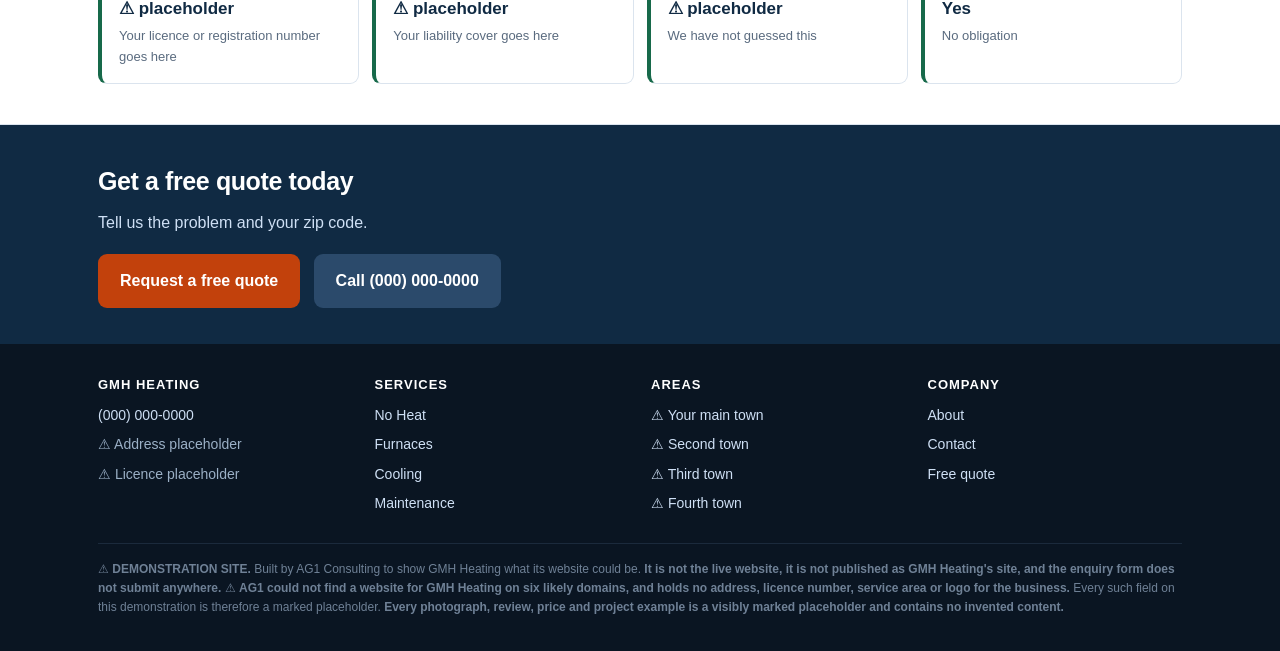
<file: furnace.html>
<!doctype html>
<html lang="en"><head><meta charset="utf-8">
<meta name="viewport" content="width=device-width,initial-scale=1">
<meta name="robots" content="noindex,nofollow">
<title>Furnace Repair &amp; Replacement | GMH Heating</title><meta name="description" content="Furnace repair and replacement, with an honest answer on which one you need.">
<link rel="stylesheet" href="styles.css">
<script type="application/ld+json">{"@context":"https://schema.org","@type":"HVACBusiness","name":"GMH Heating"}</script></head><body>
<div class="top"><div class="wrap"><span>&#9888; Same-day service on no-heat calls</span><span class="em">Licensed &amp; insured</span></div></div>
<header><div class="wrap">
<a class="logo" href="index.html">GMH <span>Heating</span><small>Heating &amp; cooling</small></a>
<nav class="main"><a href="index.html">Home</a><a href="noheat.html">No Heat</a><a href="furnace.html" class="on">Furnaces</a><a href="cooling.html">Cooling</a><a href="maintenance.html">Maintenance</a><a href="areas.html">Areas</a><a href="about.html">About</a><a href="contact.html">Contact</a></nav>
<a class="callbtn" href="tel:+10000000000">Call (000) 000-0000</a></div></header>
<section class="hero"><div class="wrap"><div class="grid">
<div><div class="urgent">&#9888; No heat right now? Call <a href="tel:+10000000000">(000) 000-0000</a></div><h1>Furnace Repair And Replacement</h1><p class="lede">Repair where repair is right. Replacement where it is not.</p><div class="badges"><span>Licensed &amp; insured</span><span>Free written quotes</span><span>Same-day no-heat service</span><span>Owner on every job</span></div></div>
<div><form class="quote" method="post" action="#" novalidate>
<h2>Get a free quote</h2><div class="sub">Tell us the problem and your zip. We call back today.</div>
<label for="jt">What do you need?</label>
<select id="jt" name="job_type"><option>No heat - furnace not working</option><option>Furnace repair</option><option>Furnace replacement</option><option>Air conditioning repair</option><option>AC replacement</option><option>Water heater</option><option>Maintenance or tune-up</option><option>Something else</option></select>
<label for="zp">Your zip code</label>
<input id="zp" name="zip" placeholder="00000">
<label for="wh">How soon?</label>
<select id="wh" name="when"><option>No heat right now</option><option>Within a few days</option><option>Within a few weeks</option><option>Planning ahead / getting prices</option></select>
<div class="row"><div><label for="nm">Your name</label>
<input id="nm" name="name" placeholder="First and last"></div>
<div><label for="ph">Phone</label>
<input id="ph" name="phone" inputmode="tel" placeholder="(000) 000-0000"></div></div>
<label for="em">Email (optional)</label><input id="em" name="email" placeholder="you@example.com">
<button type="submit">Request my free quote</button>
<div class="fine">Or call <a href="tel:+10000000000"><b>(000) 000-0000</b></a>. Licensed and insured. Free written quotes, no obligation.</div></form></div></div></div></section>
<section><div class="wrap"><h2 class="sec">Repair or replace, answered straight</h2><p class="sub"></p><p>Three things decide it: the age of the unit, which part has failed, and what the repair costs against a replacement. <b>A cheap repair on a unit with two years left is money thrown away, and a replacement on a unit with ten years left is worse.</b></p></div></section><section class="alt"><div class="wrap"><h2 class="sec">What a replacement includes</h2><p class="sub"></p><ul><li>Correct sizing for the house, calculated rather than guessed from the old unit</li><li>Removal and disposal of the old system</li><li>New venting and connections rather than reused</li><li>Thermostat set up and explained</li><li>Registration of the manufacturer warranty on your behalf</li></ul></div></section><section><div class="wrap"><h2 class="sec">Brands and warranty</h2><p class="sub"></p><div class="ph">&#9888; <b>Placeholder.</b> Which manufacturers you fit and your workmanship warranty terms go here. AG1 has deliberately invented nothing here.</div></div></section><section class="alt"><div class="wrap"><h2 class="sec">Licensed, insured and straight with you</h2><p class="sub"></p><div class="trust"><div class="tr"><div class="k">Licensed / registered</div><div class="v">&#9888; placeholder</div><div class="s">Your licence or registration number goes here</div></div><div class="tr"><div class="k">Insured</div><div class="v">&#9888; placeholder</div><div class="s">Your liability cover goes here</div></div><div class="tr"><div class="k">Years trading</div><div class="v">&#9888; placeholder</div><div class="s">We have not guessed this</div></div><div class="tr"><div class="k">Free quotes</div><div class="v">Yes</div><div class="s">No obligation</div></div></div></div></section>
<section class="cta"><div class="wrap"><h2>Get a free quote today</h2><p>Tell us the problem and your zip code.</p>
<a class="b" href="quote.html">Request a free quote</a> &nbsp;
<a class="b" style="background:#2b4a6b" href="tel:+10000000000">Call (000) 000-0000</a></div></section>
<footer><div class="wrap"><div class="g">
<div><h4>GMH Heating</h4><ul><li><a href="tel:+10000000000">(000) 000-0000</a></li>
<li>&#9888; Address placeholder</li><li>&#9888; Licence placeholder</li></ul></div>
<div><h4>Services</h4><ul><li><a href="noheat.html">No Heat</a></li><li><a href="furnace.html">Furnaces</a></li><li><a href="cooling.html">Cooling</a></li><li><a href="maintenance.html">Maintenance</a></li></ul></div>
<div><h4>Areas</h4><ul><li><a href="area-placeholder-1.html">&#9888; Your main town</a></li><li><a href="area-placeholder-2.html">&#9888; Second town</a></li><li><a href="area-placeholder-3.html">&#9888; Third town</a></li><li><a href="area-placeholder-4.html">&#9888; Fourth town</a></li></ul></div>
<div><h4>Company</h4><ul><li><a href="about.html">About</a></li>
<li><a href="contact.html">Contact</a></li><li><a href="quote.html">Free quote</a></li></ul></div>
</div><div class="legal">&#9888; <b>DEMONSTRATION SITE.</b> Built by AG1 Consulting to show
GMH Heating what its website could be. <b>It is not the live website, it is not published as
GMH Heating's site, and the enquiry form does not submit anywhere.</b> &#9888; <b>AG1 could not find a website for GMH Heating on six likely domains, and holds no address, licence number, service area or logo for the business.</b> Every such field on this demonstration is therefore a marked placeholder.
<b>Every photograph, review, price and project example is a visibly marked placeholder and
contains no invented content.</b></div></div></footer></body></html>
</file>
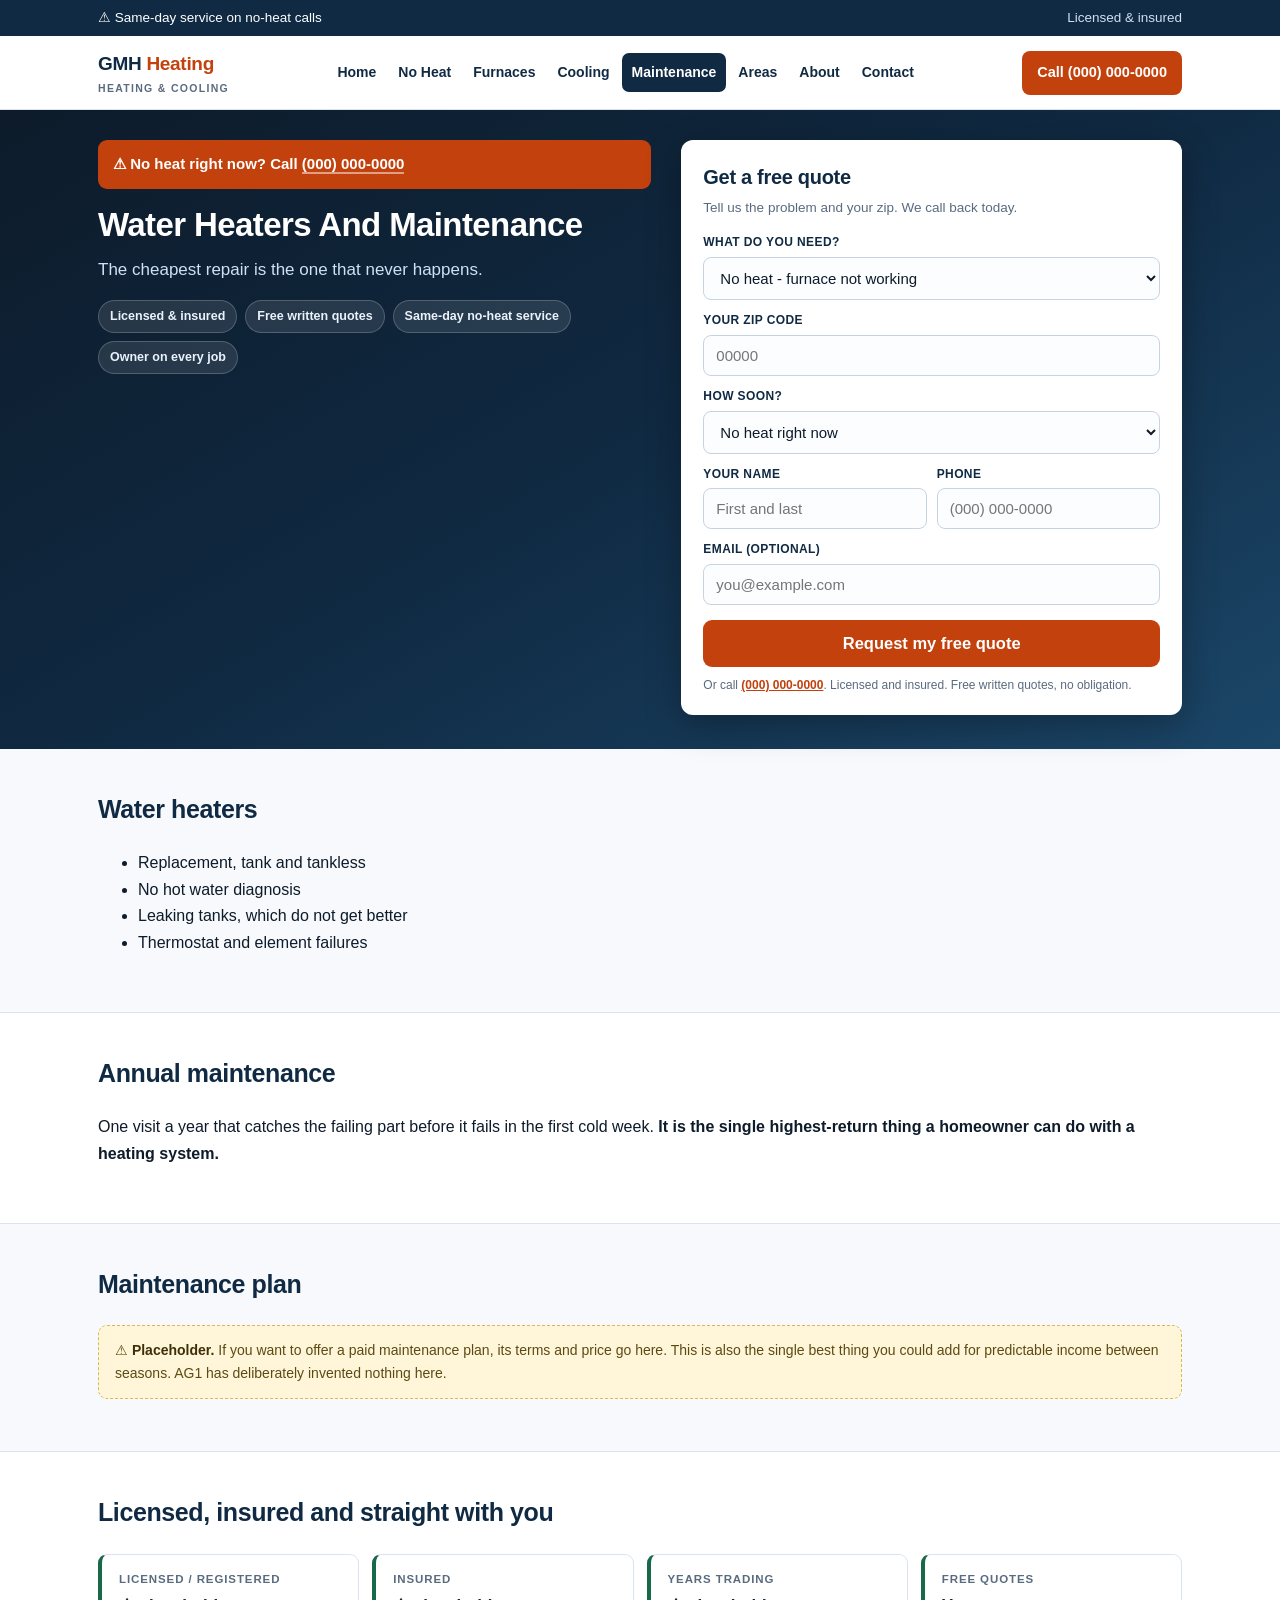
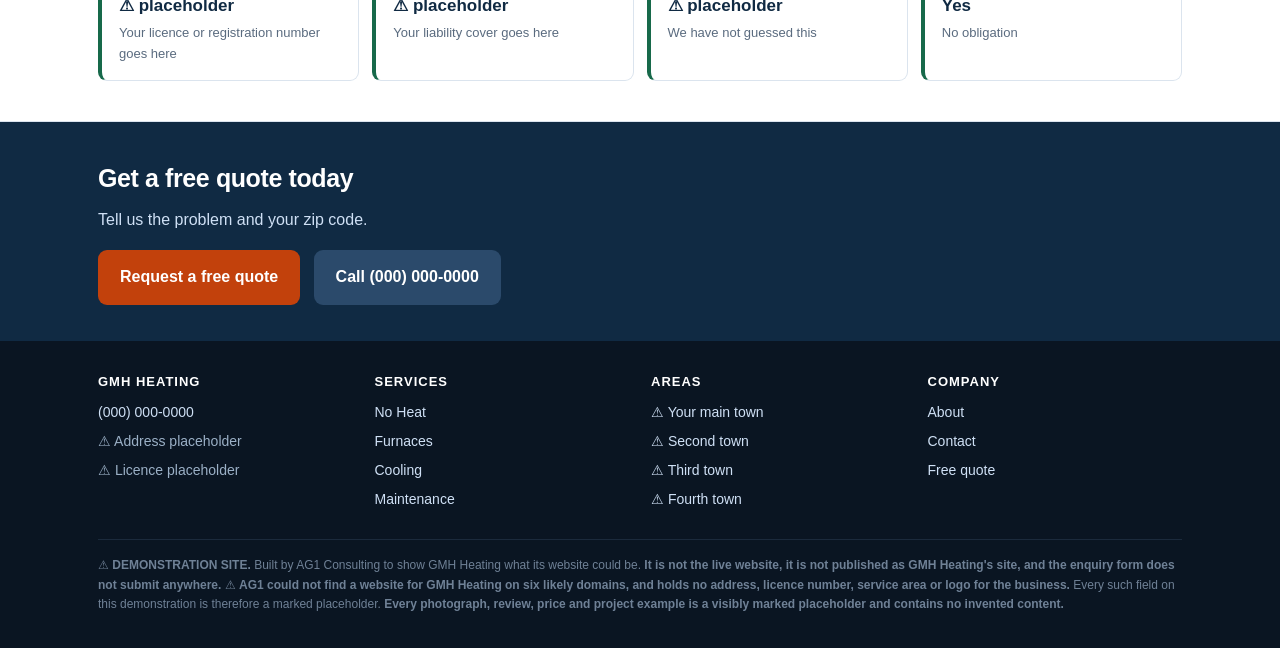
<file: maintenance.html>
<!doctype html>
<html lang="en"><head><meta charset="utf-8">
<meta name="viewport" content="width=device-width,initial-scale=1">
<meta name="robots" content="noindex,nofollow">
<title>Water Heaters &amp; Annual Maintenance | GMH Heating</title><meta name="description" content="Water heater replacement and annual heating and cooling maintenance.">
<link rel="stylesheet" href="styles.css">
<script type="application/ld+json">{"@context":"https://schema.org","@type":"HVACBusiness","name":"GMH Heating"}</script></head><body>
<div class="top"><div class="wrap"><span>&#9888; Same-day service on no-heat calls</span><span class="em">Licensed &amp; insured</span></div></div>
<header><div class="wrap">
<a class="logo" href="index.html">GMH <span>Heating</span><small>Heating &amp; cooling</small></a>
<nav class="main"><a href="index.html">Home</a><a href="noheat.html">No Heat</a><a href="furnace.html">Furnaces</a><a href="cooling.html">Cooling</a><a href="maintenance.html" class="on">Maintenance</a><a href="areas.html">Areas</a><a href="about.html">About</a><a href="contact.html">Contact</a></nav>
<a class="callbtn" href="tel:+10000000000">Call (000) 000-0000</a></div></header>
<section class="hero"><div class="wrap"><div class="grid">
<div><div class="urgent">&#9888; No heat right now? Call <a href="tel:+10000000000">(000) 000-0000</a></div><h1>Water Heaters And Maintenance</h1><p class="lede">The cheapest repair is the one that never happens.</p><div class="badges"><span>Licensed &amp; insured</span><span>Free written quotes</span><span>Same-day no-heat service</span><span>Owner on every job</span></div></div>
<div><form class="quote" method="post" action="#" novalidate>
<h2>Get a free quote</h2><div class="sub">Tell us the problem and your zip. We call back today.</div>
<label for="jt">What do you need?</label>
<select id="jt" name="job_type"><option>No heat - furnace not working</option><option>Furnace repair</option><option>Furnace replacement</option><option>Air conditioning repair</option><option>AC replacement</option><option>Water heater</option><option>Maintenance or tune-up</option><option>Something else</option></select>
<label for="zp">Your zip code</label>
<input id="zp" name="zip" placeholder="00000">
<label for="wh">How soon?</label>
<select id="wh" name="when"><option>No heat right now</option><option>Within a few days</option><option>Within a few weeks</option><option>Planning ahead / getting prices</option></select>
<div class="row"><div><label for="nm">Your name</label>
<input id="nm" name="name" placeholder="First and last"></div>
<div><label for="ph">Phone</label>
<input id="ph" name="phone" inputmode="tel" placeholder="(000) 000-0000"></div></div>
<label for="em">Email (optional)</label><input id="em" name="email" placeholder="you@example.com">
<button type="submit">Request my free quote</button>
<div class="fine">Or call <a href="tel:+10000000000"><b>(000) 000-0000</b></a>. Licensed and insured. Free written quotes, no obligation.</div></form></div></div></div></section>
<section><div class="wrap"><h2 class="sec">Water heaters</h2><p class="sub"></p><ul><li>Replacement, tank and tankless</li><li>No hot water diagnosis</li><li>Leaking tanks, which do not get better</li><li>Thermostat and element failures</li></ul></div></section><section class="alt"><div class="wrap"><h2 class="sec">Annual maintenance</h2><p class="sub"></p><p>One visit a year that catches the failing part before it fails in the first cold week. <b>It is the single highest-return thing a homeowner can do with a heating system.</b></p></div></section><section><div class="wrap"><h2 class="sec">Maintenance plan</h2><p class="sub"></p><div class="ph">&#9888; <b>Placeholder.</b> If you want to offer a paid maintenance plan, its terms and price go here. This is also the single best thing you could add for predictable income between seasons. AG1 has deliberately invented nothing here.</div></div></section><section class="alt"><div class="wrap"><h2 class="sec">Licensed, insured and straight with you</h2><p class="sub"></p><div class="trust"><div class="tr"><div class="k">Licensed / registered</div><div class="v">&#9888; placeholder</div><div class="s">Your licence or registration number goes here</div></div><div class="tr"><div class="k">Insured</div><div class="v">&#9888; placeholder</div><div class="s">Your liability cover goes here</div></div><div class="tr"><div class="k">Years trading</div><div class="v">&#9888; placeholder</div><div class="s">We have not guessed this</div></div><div class="tr"><div class="k">Free quotes</div><div class="v">Yes</div><div class="s">No obligation</div></div></div></div></section>
<section class="cta"><div class="wrap"><h2>Get a free quote today</h2><p>Tell us the problem and your zip code.</p>
<a class="b" href="quote.html">Request a free quote</a> &nbsp;
<a class="b" style="background:#2b4a6b" href="tel:+10000000000">Call (000) 000-0000</a></div></section>
<footer><div class="wrap"><div class="g">
<div><h4>GMH Heating</h4><ul><li><a href="tel:+10000000000">(000) 000-0000</a></li>
<li>&#9888; Address placeholder</li><li>&#9888; Licence placeholder</li></ul></div>
<div><h4>Services</h4><ul><li><a href="noheat.html">No Heat</a></li><li><a href="furnace.html">Furnaces</a></li><li><a href="cooling.html">Cooling</a></li><li><a href="maintenance.html">Maintenance</a></li></ul></div>
<div><h4>Areas</h4><ul><li><a href="area-placeholder-1.html">&#9888; Your main town</a></li><li><a href="area-placeholder-2.html">&#9888; Second town</a></li><li><a href="area-placeholder-3.html">&#9888; Third town</a></li><li><a href="area-placeholder-4.html">&#9888; Fourth town</a></li></ul></div>
<div><h4>Company</h4><ul><li><a href="about.html">About</a></li>
<li><a href="contact.html">Contact</a></li><li><a href="quote.html">Free quote</a></li></ul></div>
</div><div class="legal">&#9888; <b>DEMONSTRATION SITE.</b> Built by AG1 Consulting to show
GMH Heating what its website could be. <b>It is not the live website, it is not published as
GMH Heating's site, and the enquiry form does not submit anywhere.</b> &#9888; <b>AG1 could not find a website for GMH Heating on six likely domains, and holds no address, licence number, service area or logo for the business.</b> Every such field on this demonstration is therefore a marked placeholder.
<b>Every photograph, review, price and project example is a visibly marked placeholder and
contains no invented content.</b></div></div></footer></body></html>
</file>
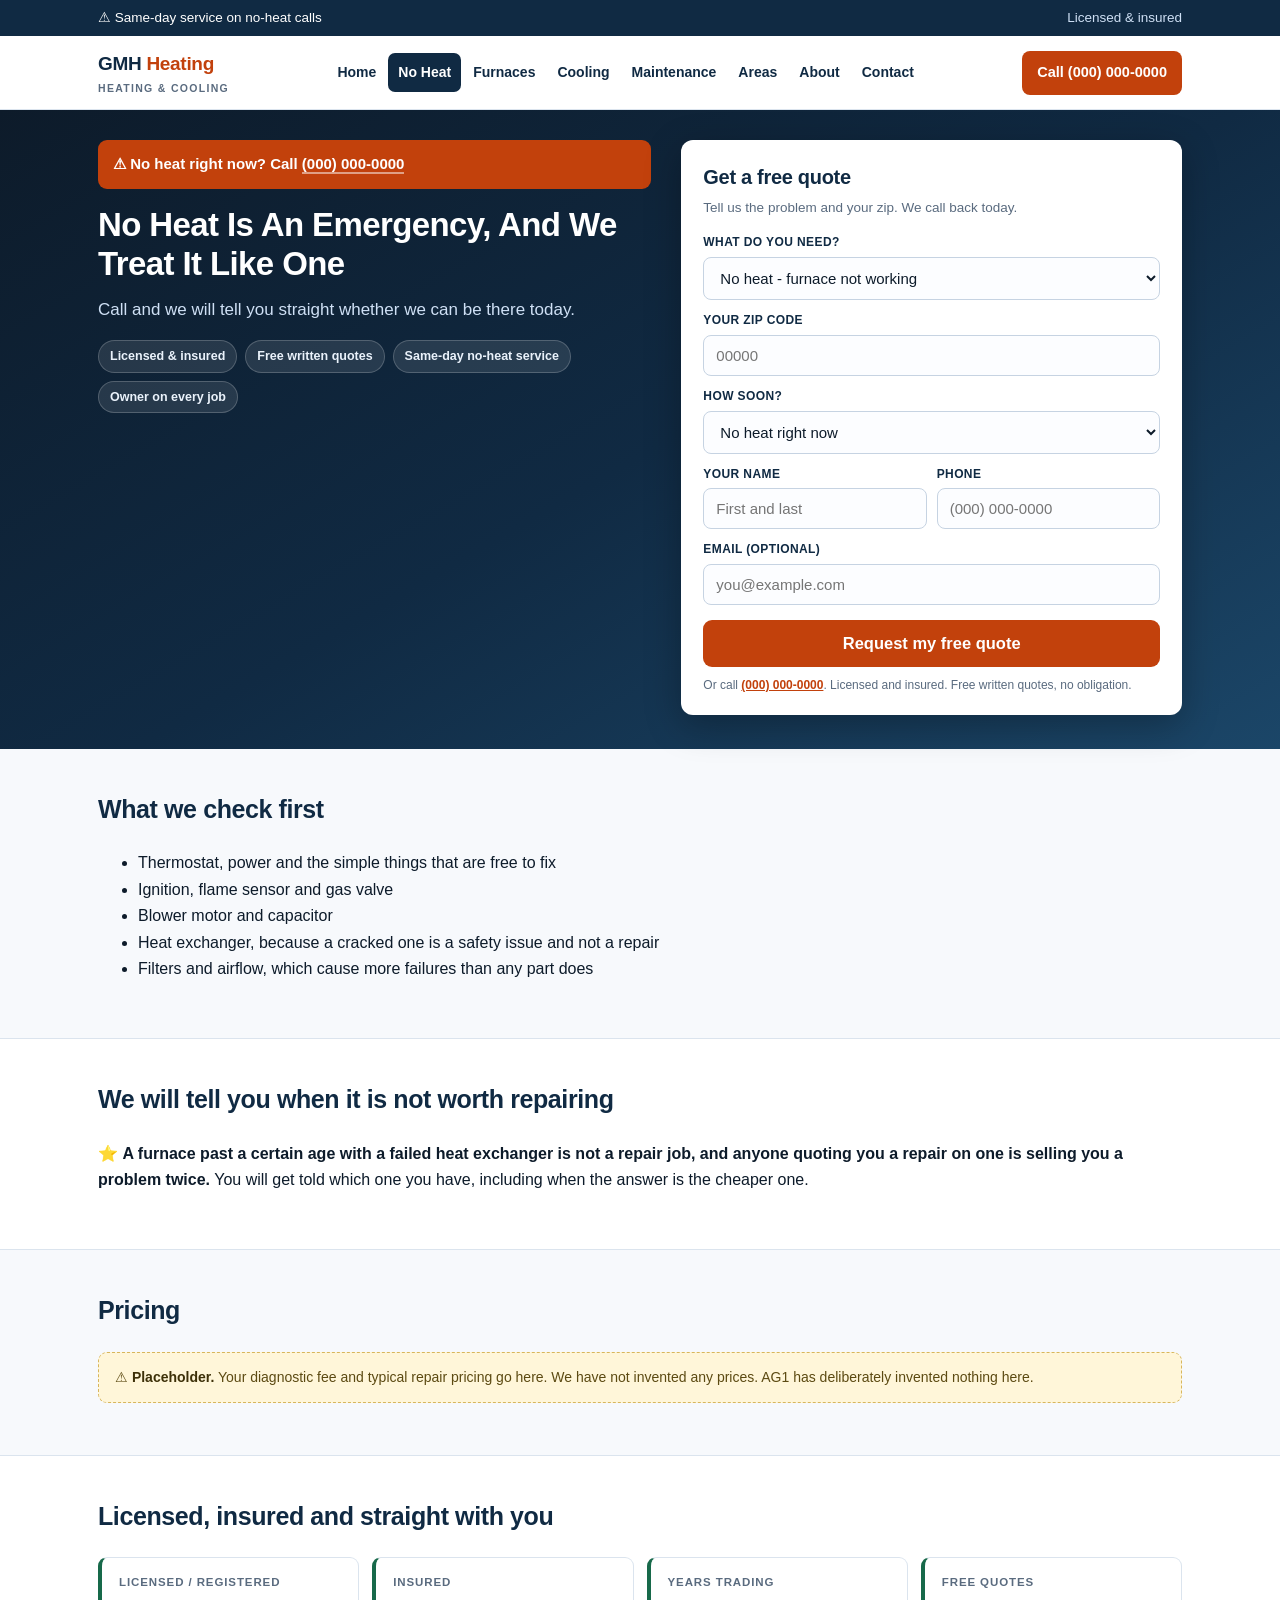
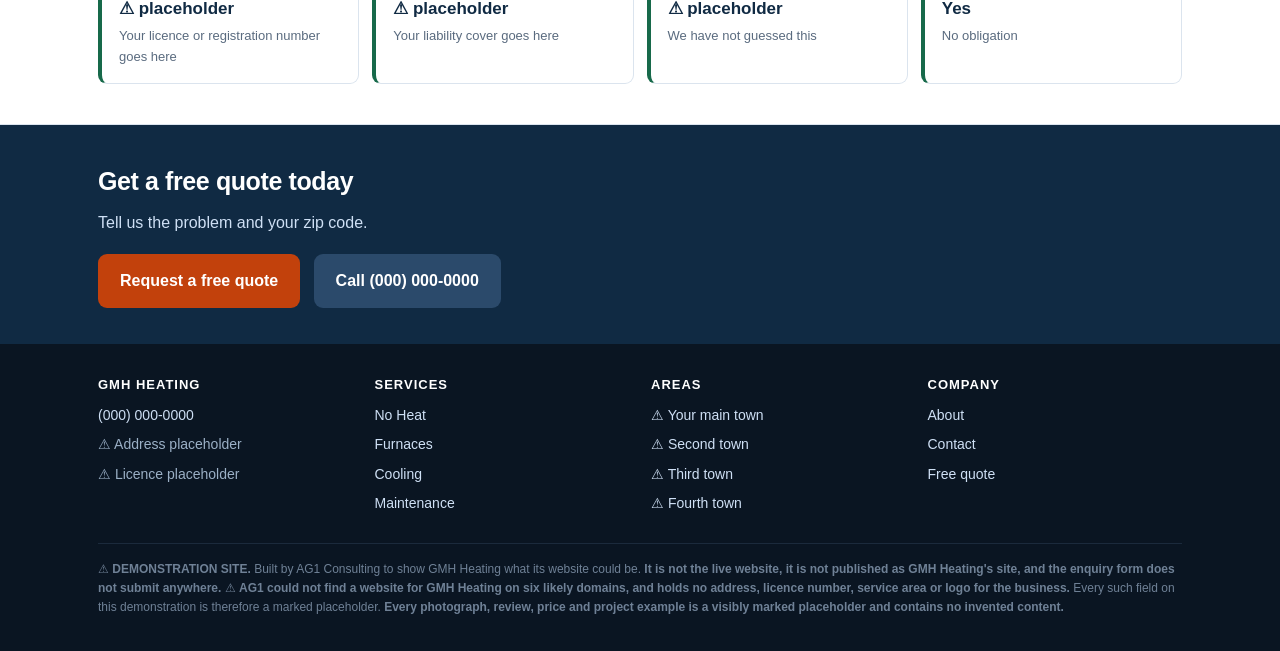
<file: noheat.html>
<!doctype html>
<html lang="en"><head><meta charset="utf-8">
<meta name="viewport" content="width=device-width,initial-scale=1">
<meta name="robots" content="noindex,nofollow">
<title>No Heat? Same-Day Furnace Service | GMH Heating</title><meta name="description" content="Furnace not working? Call for same-day no-heat service. Honest diagnosis and a written quote.">
<link rel="stylesheet" href="styles.css">
<script type="application/ld+json">{"@context":"https://schema.org","@type":"HVACBusiness","name":"GMH Heating"}</script></head><body>
<div class="top"><div class="wrap"><span>&#9888; Same-day service on no-heat calls</span><span class="em">Licensed &amp; insured</span></div></div>
<header><div class="wrap">
<a class="logo" href="index.html">GMH <span>Heating</span><small>Heating &amp; cooling</small></a>
<nav class="main"><a href="index.html">Home</a><a href="noheat.html" class="on">No Heat</a><a href="furnace.html">Furnaces</a><a href="cooling.html">Cooling</a><a href="maintenance.html">Maintenance</a><a href="areas.html">Areas</a><a href="about.html">About</a><a href="contact.html">Contact</a></nav>
<a class="callbtn" href="tel:+10000000000">Call (000) 000-0000</a></div></header>
<section class="hero"><div class="wrap"><div class="grid">
<div><div class="urgent">&#9888; No heat right now? Call <a href="tel:+10000000000">(000) 000-0000</a></div><h1>No Heat Is An Emergency, And We Treat It Like One</h1><p class="lede">Call and we will tell you straight whether we can be there today.</p><div class="badges"><span>Licensed &amp; insured</span><span>Free written quotes</span><span>Same-day no-heat service</span><span>Owner on every job</span></div></div>
<div><form class="quote" method="post" action="#" novalidate>
<h2>Get a free quote</h2><div class="sub">Tell us the problem and your zip. We call back today.</div>
<label for="jt">What do you need?</label>
<select id="jt" name="job_type"><option>No heat - furnace not working</option><option>Furnace repair</option><option>Furnace replacement</option><option>Air conditioning repair</option><option>AC replacement</option><option>Water heater</option><option>Maintenance or tune-up</option><option>Something else</option></select>
<label for="zp">Your zip code</label>
<input id="zp" name="zip" placeholder="00000">
<label for="wh">How soon?</label>
<select id="wh" name="when"><option>No heat right now</option><option>Within a few days</option><option>Within a few weeks</option><option>Planning ahead / getting prices</option></select>
<div class="row"><div><label for="nm">Your name</label>
<input id="nm" name="name" placeholder="First and last"></div>
<div><label for="ph">Phone</label>
<input id="ph" name="phone" inputmode="tel" placeholder="(000) 000-0000"></div></div>
<label for="em">Email (optional)</label><input id="em" name="email" placeholder="you@example.com">
<button type="submit">Request my free quote</button>
<div class="fine">Or call <a href="tel:+10000000000"><b>(000) 000-0000</b></a>. Licensed and insured. Free written quotes, no obligation.</div></form></div></div></div></section>
<section><div class="wrap"><h2 class="sec">What we check first</h2><p class="sub"></p><ul><li>Thermostat, power and the simple things that are free to fix</li><li>Ignition, flame sensor and gas valve</li><li>Blower motor and capacitor</li><li>Heat exchanger, because a cracked one is a safety issue and not a repair</li><li>Filters and airflow, which cause more failures than any part does</li></ul></div></section><section class="alt"><div class="wrap"><h2 class="sec">We will tell you when it is not worth repairing</h2><p class="sub"></p><p>&#11088; <b>A furnace past a certain age with a failed heat exchanger is not a repair job, and anyone quoting you a repair on one is selling you a problem twice.</b> You will get told which one you have, including when the answer is the cheaper one.</p></div></section><section><div class="wrap"><h2 class="sec">Pricing</h2><p class="sub"></p><div class="ph">&#9888; <b>Placeholder.</b> Your diagnostic fee and typical repair pricing go here. We have not invented any prices. AG1 has deliberately invented nothing here.</div></div></section><section class="alt"><div class="wrap"><h2 class="sec">Licensed, insured and straight with you</h2><p class="sub"></p><div class="trust"><div class="tr"><div class="k">Licensed / registered</div><div class="v">&#9888; placeholder</div><div class="s">Your licence or registration number goes here</div></div><div class="tr"><div class="k">Insured</div><div class="v">&#9888; placeholder</div><div class="s">Your liability cover goes here</div></div><div class="tr"><div class="k">Years trading</div><div class="v">&#9888; placeholder</div><div class="s">We have not guessed this</div></div><div class="tr"><div class="k">Free quotes</div><div class="v">Yes</div><div class="s">No obligation</div></div></div></div></section>
<section class="cta"><div class="wrap"><h2>Get a free quote today</h2><p>Tell us the problem and your zip code.</p>
<a class="b" href="quote.html">Request a free quote</a> &nbsp;
<a class="b" style="background:#2b4a6b" href="tel:+10000000000">Call (000) 000-0000</a></div></section>
<footer><div class="wrap"><div class="g">
<div><h4>GMH Heating</h4><ul><li><a href="tel:+10000000000">(000) 000-0000</a></li>
<li>&#9888; Address placeholder</li><li>&#9888; Licence placeholder</li></ul></div>
<div><h4>Services</h4><ul><li><a href="noheat.html">No Heat</a></li><li><a href="furnace.html">Furnaces</a></li><li><a href="cooling.html">Cooling</a></li><li><a href="maintenance.html">Maintenance</a></li></ul></div>
<div><h4>Areas</h4><ul><li><a href="area-placeholder-1.html">&#9888; Your main town</a></li><li><a href="area-placeholder-2.html">&#9888; Second town</a></li><li><a href="area-placeholder-3.html">&#9888; Third town</a></li><li><a href="area-placeholder-4.html">&#9888; Fourth town</a></li></ul></div>
<div><h4>Company</h4><ul><li><a href="about.html">About</a></li>
<li><a href="contact.html">Contact</a></li><li><a href="quote.html">Free quote</a></li></ul></div>
</div><div class="legal">&#9888; <b>DEMONSTRATION SITE.</b> Built by AG1 Consulting to show
GMH Heating what its website could be. <b>It is not the live website, it is not published as
GMH Heating's site, and the enquiry form does not submit anywhere.</b> &#9888; <b>AG1 could not find a website for GMH Heating on six likely domains, and holds no address, licence number, service area or logo for the business.</b> Every such field on this demonstration is therefore a marked placeholder.
<b>Every photograph, review, price and project example is a visibly marked placeholder and
contains no invented content.</b></div></div></footer></body></html>
</file>
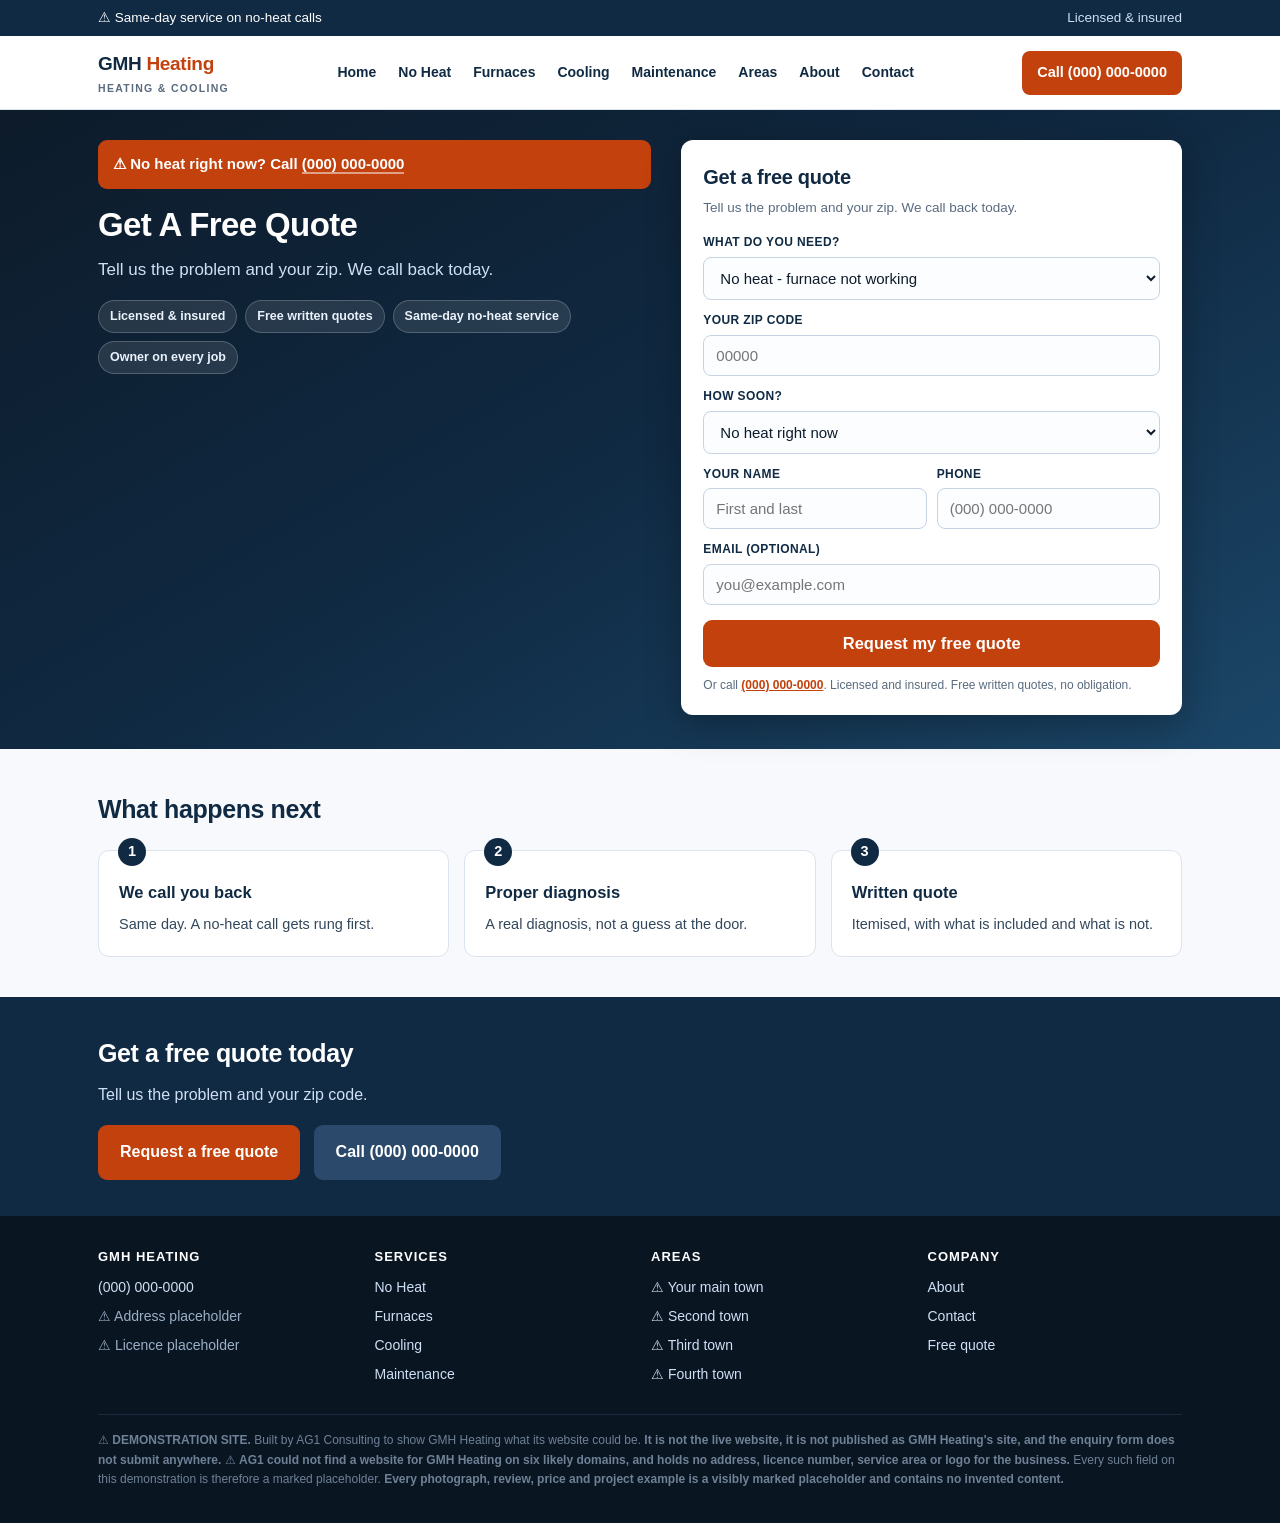
<file: quote.html>
<!doctype html>
<html lang="en"><head><meta charset="utf-8">
<meta name="viewport" content="width=device-width,initial-scale=1">
<meta name="robots" content="noindex,nofollow">
<title>Free Quote | GMH Heating</title><meta name="description" content="Furnace repair, furnace and AC replacement, water heaters and maintenance. Same-day no-heat service. Free written quotes.">
<link rel="stylesheet" href="styles.css">
<script type="application/ld+json">{"@context":"https://schema.org","@type":"HVACBusiness","name":"GMH Heating"}</script></head><body>
<div class="top"><div class="wrap"><span>&#9888; Same-day service on no-heat calls</span><span class="em">Licensed &amp; insured</span></div></div>
<header><div class="wrap">
<a class="logo" href="index.html">GMH <span>Heating</span><small>Heating &amp; cooling</small></a>
<nav class="main"><a href="index.html">Home</a><a href="noheat.html">No Heat</a><a href="furnace.html">Furnaces</a><a href="cooling.html">Cooling</a><a href="maintenance.html">Maintenance</a><a href="areas.html">Areas</a><a href="about.html">About</a><a href="contact.html">Contact</a></nav>
<a class="callbtn" href="tel:+10000000000">Call (000) 000-0000</a></div></header>
<section class="hero"><div class="wrap"><div class="grid">
<div><div class="urgent">&#9888; No heat right now? Call <a href="tel:+10000000000">(000) 000-0000</a></div><h1>Get A Free Quote</h1><p class="lede">Tell us the problem and your zip. We call back today.</p><div class="badges"><span>Licensed &amp; insured</span><span>Free written quotes</span><span>Same-day no-heat service</span><span>Owner on every job</span></div></div>
<div><form class="quote" method="post" action="#" novalidate>
<h2>Get a free quote</h2><div class="sub">Tell us the problem and your zip. We call back today.</div>
<label for="jt">What do you need?</label>
<select id="jt" name="job_type"><option>No heat - furnace not working</option><option>Furnace repair</option><option>Furnace replacement</option><option>Air conditioning repair</option><option>AC replacement</option><option>Water heater</option><option>Maintenance or tune-up</option><option>Something else</option></select>
<label for="zp">Your zip code</label>
<input id="zp" name="zip" placeholder="00000">
<label for="wh">How soon?</label>
<select id="wh" name="when"><option>No heat right now</option><option>Within a few days</option><option>Within a few weeks</option><option>Planning ahead / getting prices</option></select>
<div class="row"><div><label for="nm">Your name</label>
<input id="nm" name="name" placeholder="First and last"></div>
<div><label for="ph">Phone</label>
<input id="ph" name="phone" inputmode="tel" placeholder="(000) 000-0000"></div></div>
<label for="em">Email (optional)</label><input id="em" name="email" placeholder="you@example.com">
<button type="submit">Request my free quote</button>
<div class="fine">Or call <a href="tel:+10000000000"><b>(000) 000-0000</b></a>. Licensed and insured. Free written quotes, no obligation.</div></form></div></div></div></section>
<section><div class="wrap"><h2 class="sec">What happens next</h2><p class="sub"></p><div class="steps"><div class="step"><h3>We call you back</h3><p>Same day. A no-heat call gets rung first.</p></div><div class="step"><h3>Proper diagnosis</h3><p>A real diagnosis, not a guess at the door.</p></div><div class="step"><h3>Written quote</h3><p>Itemised, with what is included and what is not.</p></div></div></div></section>
<section class="cta"><div class="wrap"><h2>Get a free quote today</h2><p>Tell us the problem and your zip code.</p>
<a class="b" href="quote.html">Request a free quote</a> &nbsp;
<a class="b" style="background:#2b4a6b" href="tel:+10000000000">Call (000) 000-0000</a></div></section>
<footer><div class="wrap"><div class="g">
<div><h4>GMH Heating</h4><ul><li><a href="tel:+10000000000">(000) 000-0000</a></li>
<li>&#9888; Address placeholder</li><li>&#9888; Licence placeholder</li></ul></div>
<div><h4>Services</h4><ul><li><a href="noheat.html">No Heat</a></li><li><a href="furnace.html">Furnaces</a></li><li><a href="cooling.html">Cooling</a></li><li><a href="maintenance.html">Maintenance</a></li></ul></div>
<div><h4>Areas</h4><ul><li><a href="area-placeholder-1.html">&#9888; Your main town</a></li><li><a href="area-placeholder-2.html">&#9888; Second town</a></li><li><a href="area-placeholder-3.html">&#9888; Third town</a></li><li><a href="area-placeholder-4.html">&#9888; Fourth town</a></li></ul></div>
<div><h4>Company</h4><ul><li><a href="about.html">About</a></li>
<li><a href="contact.html">Contact</a></li><li><a href="quote.html">Free quote</a></li></ul></div>
</div><div class="legal">&#9888; <b>DEMONSTRATION SITE.</b> Built by AG1 Consulting to show
GMH Heating what its website could be. <b>It is not the live website, it is not published as
GMH Heating's site, and the enquiry form does not submit anywhere.</b> &#9888; <b>AG1 could not find a website for GMH Heating on six likely domains, and holds no address, licence number, service area or logo for the business.</b> Every such field on this demonstration is therefore a marked placeholder.
<b>Every photograph, review, price and project example is a visibly marked placeholder and
contains no invented content.</b></div></div></footer></body></html>
</file>
<file: styles.css>
:root{
--ink:#0d1b2a;--navy:#102a43;--slate:#486581;--line:#dbe4ee;--bg:#f7f9fc;--panel:#fff;
--rust:#c2410c;--rust-d:#9a3412;--amber:#f0a92c;--green:#17694a;--mut:#5a6b7f}
*{box-sizing:border-box}
html,body{margin:0;background:var(--bg);color:var(--ink);
font:16px/1.65 -apple-system,BlinkMacSystemFont,"Segoe UI",Roboto,Helvetica,Arial,sans-serif}
a{color:var(--rust)}
.wrap{max-width:1120px;margin:0 auto;padding:0 18px}
.top{background:var(--navy);color:#fff;font-size:13.5px}
.top .wrap{display:flex;gap:16px;align-items:center;justify-content:space-between;
padding:7px 18px;flex-wrap:wrap}
.top a{color:#ffd79a;text-decoration:none;font-weight:700}
.top .em{color:#cfe0f5}
header{background:var(--panel);border-bottom:1px solid var(--line);position:sticky;top:0;z-index:20}
header .wrap{display:flex;align-items:center;justify-content:space-between;padding:12px 18px;gap:14px}
.logo{font-weight:800;font-size:19px;letter-spacing:-.3px;color:var(--navy);text-decoration:none}
.logo span{color:var(--rust)}
.logo small{display:block;font-size:10.5px;letter-spacing:1.3px;text-transform:uppercase;
color:var(--mut);font-weight:700}
nav.main{display:flex;gap:2px;flex-wrap:wrap}
nav.main a{color:var(--navy);text-decoration:none;font-size:14px;font-weight:600;padding:8px 10px;
border-radius:7px}
nav.main a:hover{background:#eef3f9}
nav.main a.on{background:var(--navy);color:#fff}
.callbtn{background:var(--rust);color:#fff !important;padding:10px 15px;border-radius:8px;
text-decoration:none;font-weight:800;font-size:14.5px;white-space:nowrap}
.hero{background:linear-gradient(150deg,#0d1b2a 0%,#102a43 52%,#1b4668 100%);color:#fff;
padding:30px 0 34px}
.hero .grid{display:grid;grid-template-columns:1.05fr .95fr;gap:30px;align-items:start}
.hero h1{font-size:33px;line-height:1.2;margin:0 0 12px;letter-spacing:-.6px}
.hero p.lede{font-size:17px;color:#cfe0f5;margin:0 0 16px}
.badges{display:flex;gap:8px;flex-wrap:wrap;margin-top:16px}
.badges span{background:rgba(255,255,255,.1);border:1px solid rgba(255,255,255,.2);
border-radius:999px;padding:5px 11px;font-size:12.5px;color:#eaf2fb;font-weight:600}
.urgent{background:var(--rust);border-radius:9px;padding:12px 15px;margin-bottom:16px;
font-weight:700;font-size:15px}
.urgent a{color:#fff;text-decoration:none;border-bottom:2px solid rgba(255,255,255,.5)}
.quote{background:#fff;border-radius:12px;padding:21px 22px;box-shadow:0 10px 36px rgba(0,0,0,.28)}
.quote h2{margin:0 0 3px;font-size:20px;color:var(--navy);letter-spacing:-.3px}
.quote .sub{color:var(--mut);font-size:13.5px;margin-bottom:14px}
.quote label{display:block;font-size:12px;font-weight:800;color:var(--navy);
letter-spacing:.4px;text-transform:uppercase;margin:11px 0 4px}
.quote input,.quote select,.quote textarea{width:100%;padding:11px 12px;border:1px solid #c6d3e2;
border-radius:8px;font-size:15px;font-family:inherit;color:var(--ink);background:#fcfdff}
.quote .row{display:grid;grid-template-columns:1fr 1fr;gap:10px}
.quote button{width:100%;margin-top:15px;background:var(--rust);color:#fff;border:0;
border-radius:9px;padding:14px;font-size:16.5px;font-weight:800;cursor:pointer;font-family:inherit}
.quote button:hover{background:var(--rust-d)}
.quote .fine{color:var(--mut);font-size:12px;margin-top:9px;line-height:1.5}
section{padding:40px 0}
section.alt{background:var(--panel);border-top:1px solid var(--line);border-bottom:1px solid var(--line)}
h2.sec{font-size:25px;letter-spacing:-.4px;margin:0 0 6px;color:var(--navy)}
p.sub{color:var(--mut);margin:0 0 20px;font-size:16px}
.cards{display:grid;grid-template-columns:repeat(auto-fit,minmax(252px,1fr));gap:15px}
.c{background:#fff;border:1px solid var(--line);border-radius:11px;padding:19px 20px}
.c h3{margin:0 0 7px;font-size:17.5px;color:var(--navy)}
.c p{margin:0 0 9px;color:#33475b;font-size:15px}
.c a{font-weight:700;font-size:14.5px;text-decoration:none}
.c ul{margin:0;padding-left:19px;color:#33475b;font-size:14.5px}.c li{margin-bottom:5px}
.steps{counter-reset:s;display:grid;grid-template-columns:repeat(auto-fit,minmax(215px,1fr));gap:15px}
.step{background:#fff;border:1px solid var(--line);border-radius:11px;padding:19px 20px;
position:relative}
.step:before{counter-increment:s;content:counter(s);position:absolute;top:-13px;left:19px;
background:var(--navy);color:#fff;width:28px;height:28px;border-radius:50%;display:flex;
align-items:center;justify-content:center;font-weight:800;font-size:14.5px}
.step h3{margin:9px 0 6px;font-size:16.5px;color:var(--navy)}
.step p{margin:0;color:#33475b;font-size:14.5px}
.ph{background:#fff6d9;border:1px dashed #d8b65c;border-radius:9px;padding:13px 16px;
color:#5c4a12;font-size:14px;margin:12px 0}
.ph b{color:#3d3008}
.trust{display:grid;grid-template-columns:repeat(auto-fit,minmax(196px,1fr));gap:13px}
.tr{background:#fff;border:1px solid var(--line);border-left:4px solid var(--green);
border-radius:9px;padding:15px 17px}
.tr .k{font-size:11.5px;letter-spacing:.9px;text-transform:uppercase;color:var(--mut);font-weight:800}
.tr .v{font-size:17px;font-weight:800;color:var(--navy);margin-top:3px}
.tr .s{font-size:13px;color:var(--mut);margin-top:2px}
.areas{display:flex;flex-wrap:wrap;gap:8px}
.areas a{background:#fff;border:1px solid var(--line);border-radius:999px;padding:7px 14px;
text-decoration:none;color:var(--navy);font-weight:600;font-size:14px}
.areas a:hover{border-color:var(--rust);color:var(--rust)}
.cta{background:var(--navy);color:#fff;padding:36px 0}
.cta h2{color:#fff;font-size:25px;margin:0 0 8px;letter-spacing:-.4px}
.cta p{color:#cfe0f5;margin:0 0 17px}
.cta a.b{background:var(--rust);color:#fff;text-decoration:none;padding:14px 22px;
border-radius:9px;font-weight:800;display:inline-block}
footer{background:#0a1522;color:#9bb0c6;padding:30px 0 34px;font-size:14px}
footer a{color:#cfe0f5;text-decoration:none}
footer .g{display:grid;grid-template-columns:repeat(auto-fit,minmax(192px,1fr));gap:22px}
footer h4{color:#fff;font-size:13px;letter-spacing:1px;text-transform:uppercase;margin:0 0 9px}
footer ul{list-style:none;margin:0;padding:0}footer li{margin-bottom:6px}
footer .legal{border-top:1px solid #1b2a3c;margin-top:22px;padding-top:16px;font-size:12px;
color:#6f8196;line-height:1.6}
@media(max-width:900px){.hero .grid{grid-template-columns:1fr}.hero h1{font-size:27px}}
</file>
